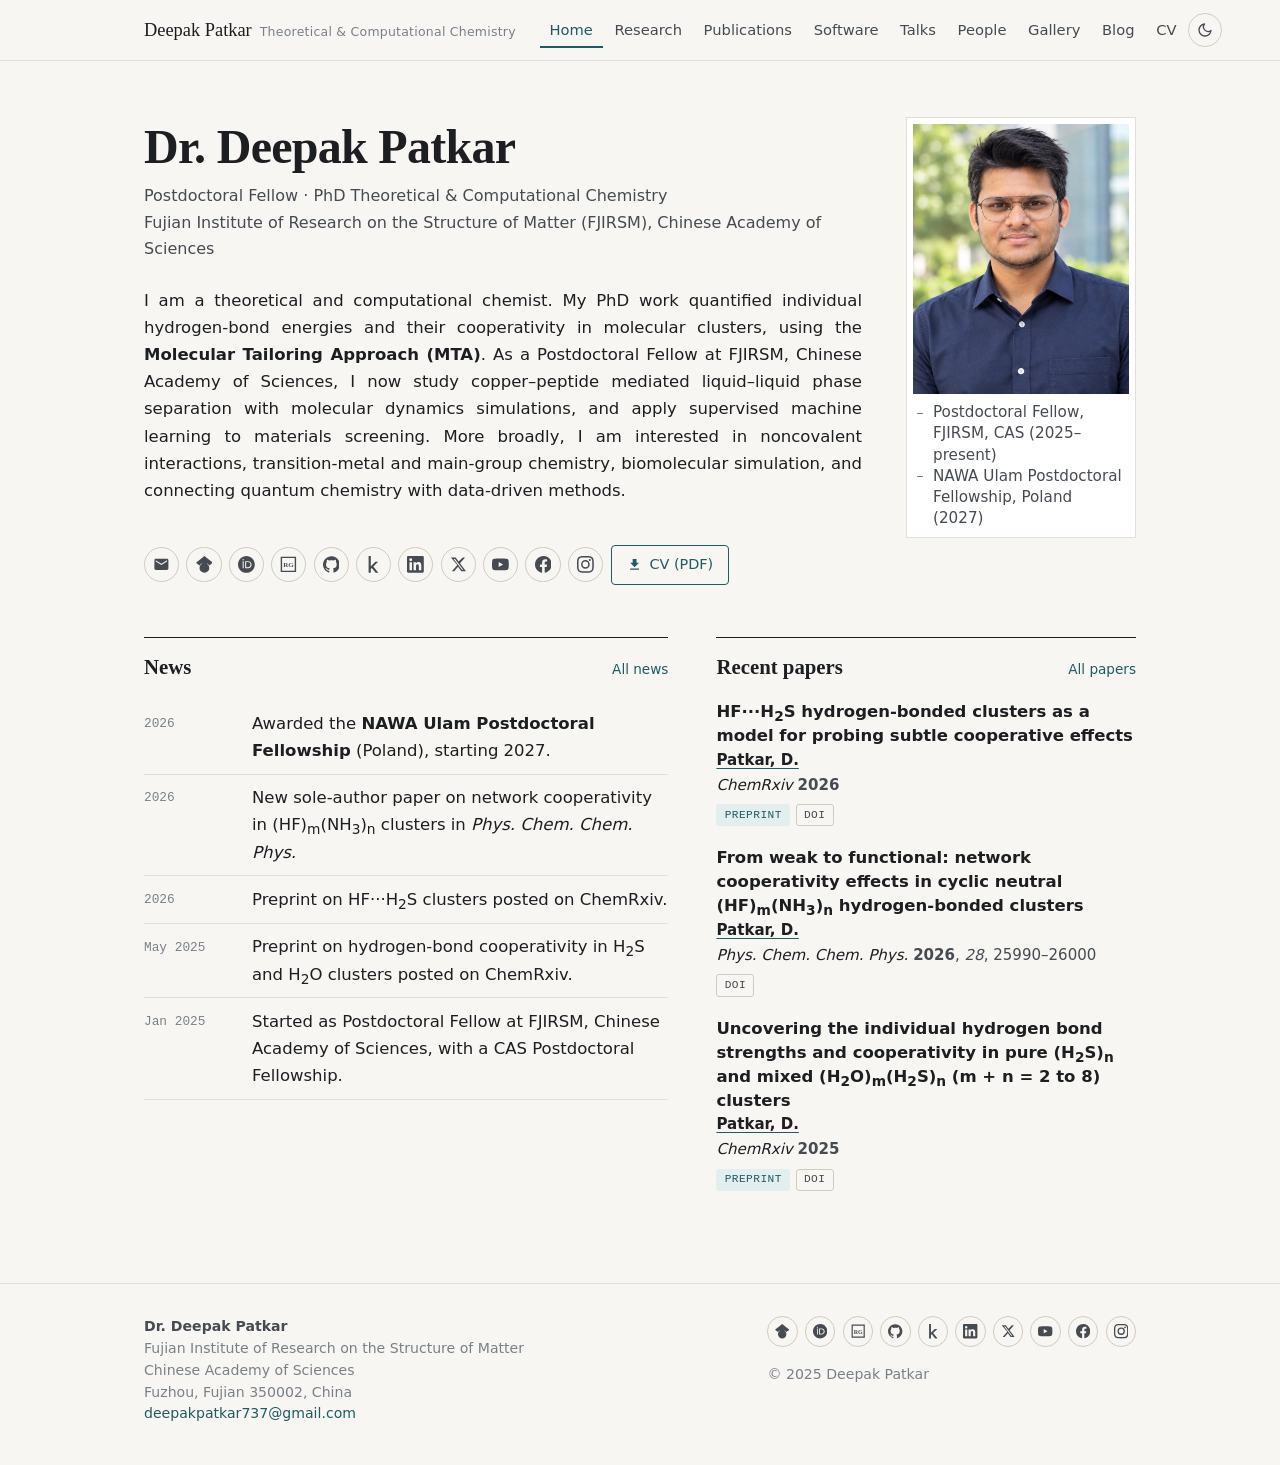
<file: index.html>
<!doctype html>
<html lang="en">
<head>
<meta charset="utf-8">
<meta name="viewport" content="width=device-width, initial-scale=1">
<title>Deepak Patkar &middot; Theoretical &amp; Computational Chemistry</title>
<meta name="description" content="Deepak Patkar, theoretical and computational chemist: hydrogen-bond cooperativity, copper-peptide phase separation, molecular dynamics and machine learning.">
<link rel="icon" href="assets/img/favicon.svg" type="image/svg+xml">
<link rel="stylesheet" href="assets/css/style.css">
<script>try{document.documentElement.dataset.theme=localStorage.getItem("theme")||(matchMedia("(prefers-color-scheme: dark)").matches?"dark":"light")}catch(e){}</script>
</head>
<body data-page="home">
<a class="skip" href="#main">Skip to content</a>
<header class="site-header"></header>
<main id="main" class="wrap"><noscript>This site needs JavaScript. The <a href="DP_CV.pdf">CV (PDF)</a> has the same information.</noscript></main>
<footer class="site-footer"></footer>
<script src="data/config.js"></script>
<script src="data/profile.js"></script>
<script src="data/publications.js"></script>
<script src="data/news.js"></script>
<script src="data/talks.js"></script>
<script src="data/people.js"></script>
<script src="data/software.js"></script>
<script src="data/cv.js"></script>
<script src="data/later.js"></script>
<script src="data/gallery.js"></script>
<script src="data/blog.js"></script>
<script src="assets/js/site.js"></script>
</body>
</html>
</file>
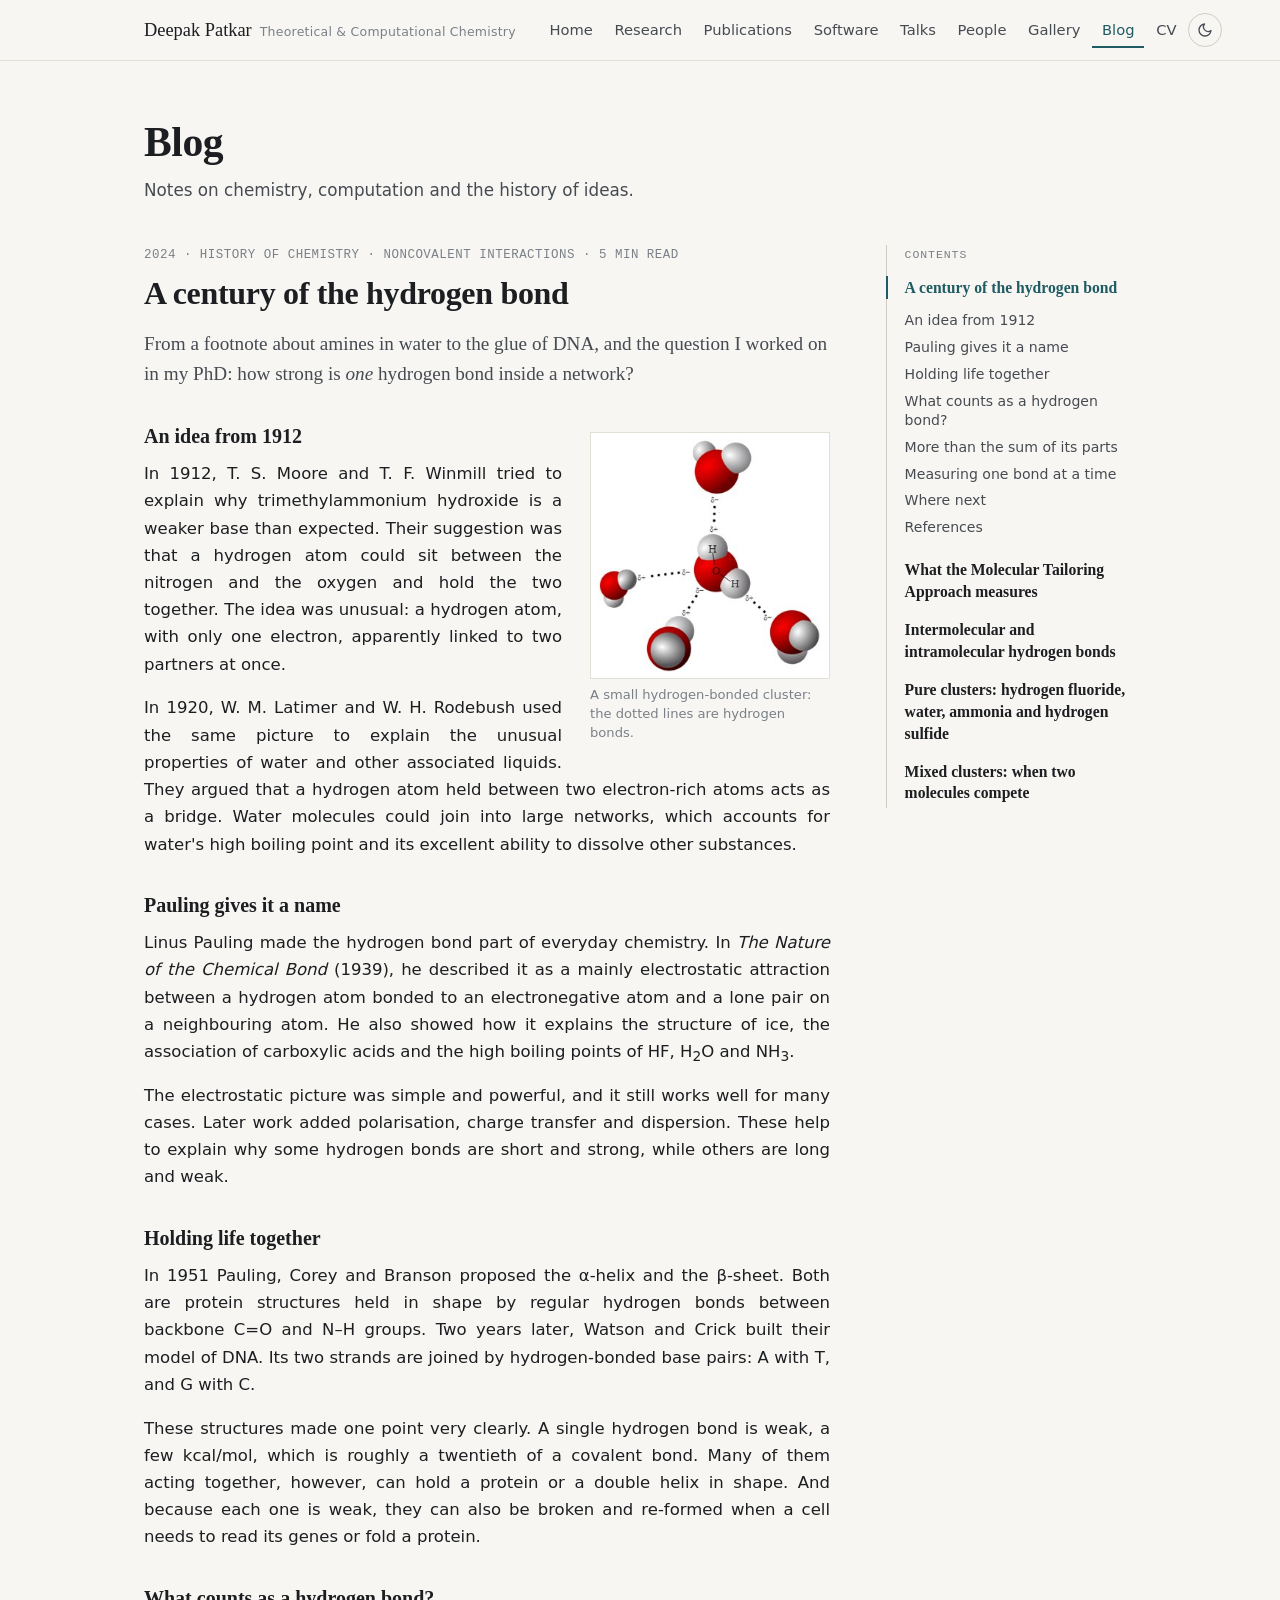
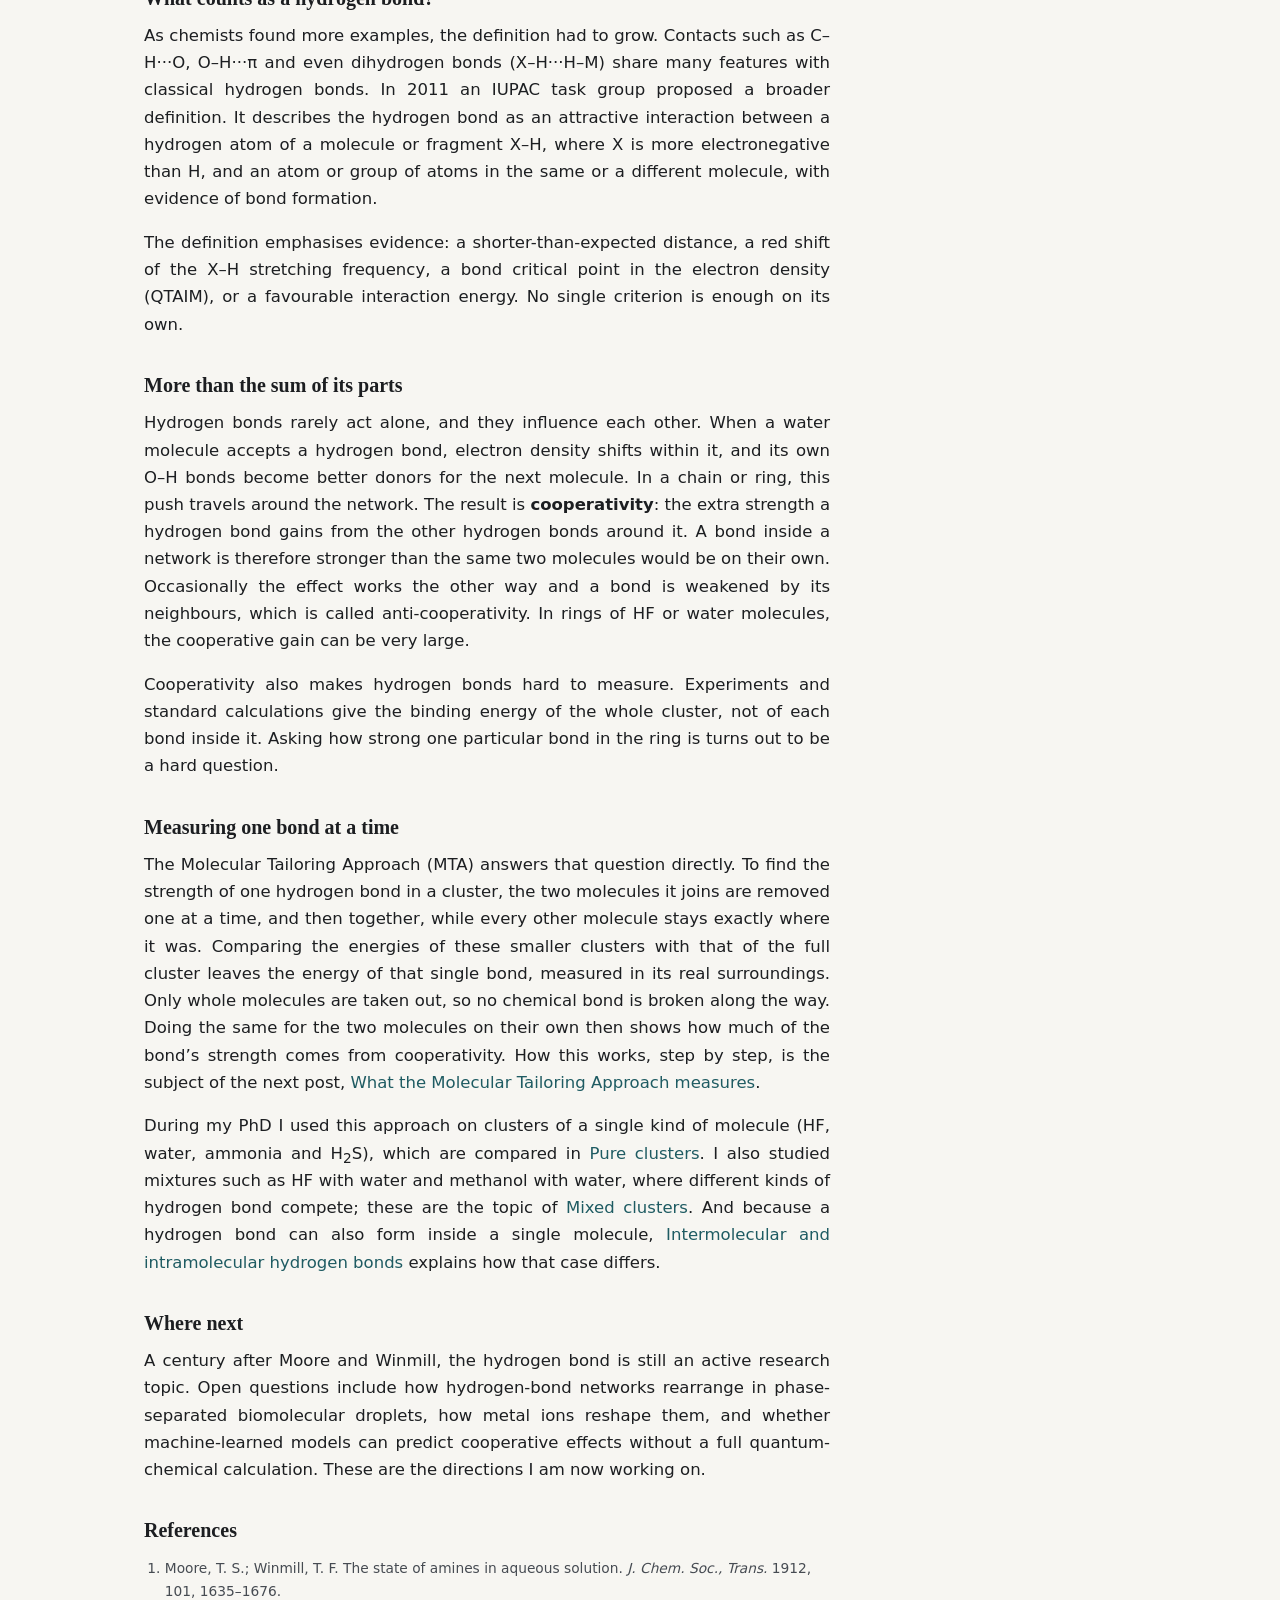
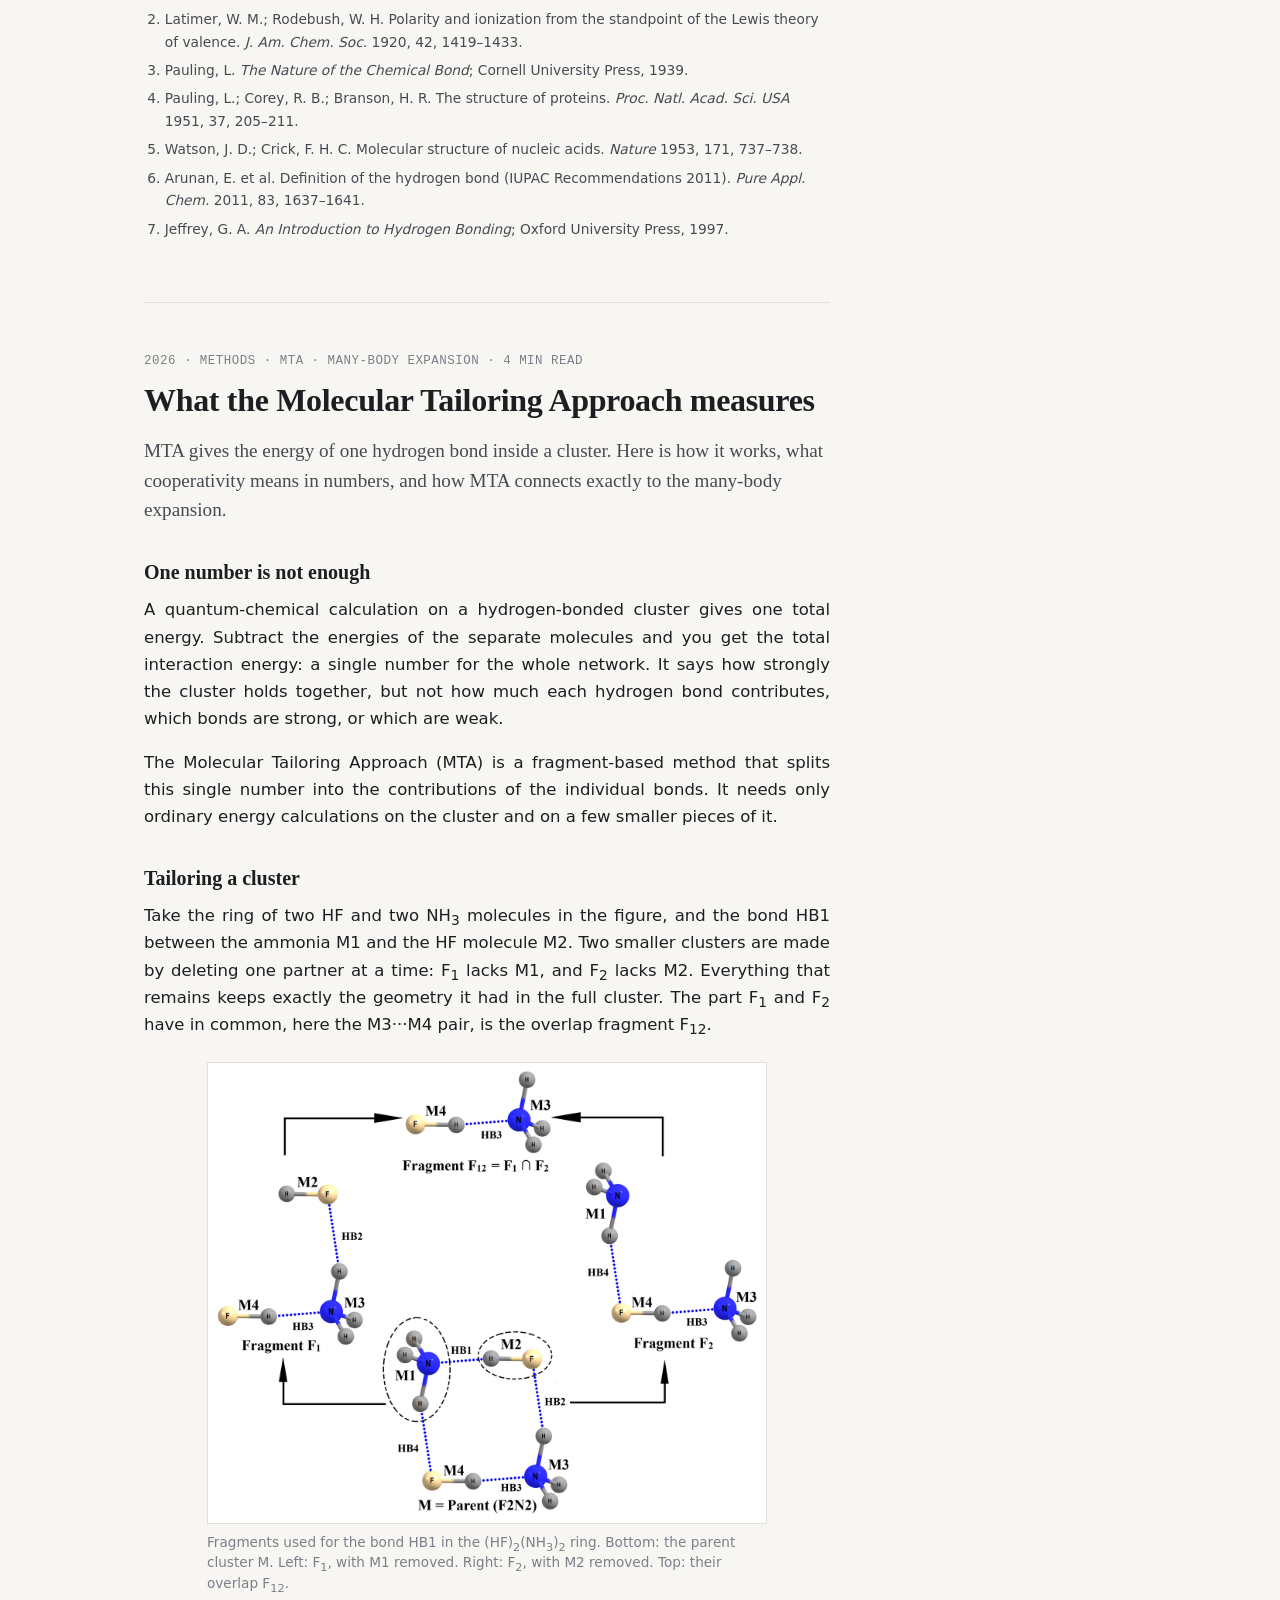
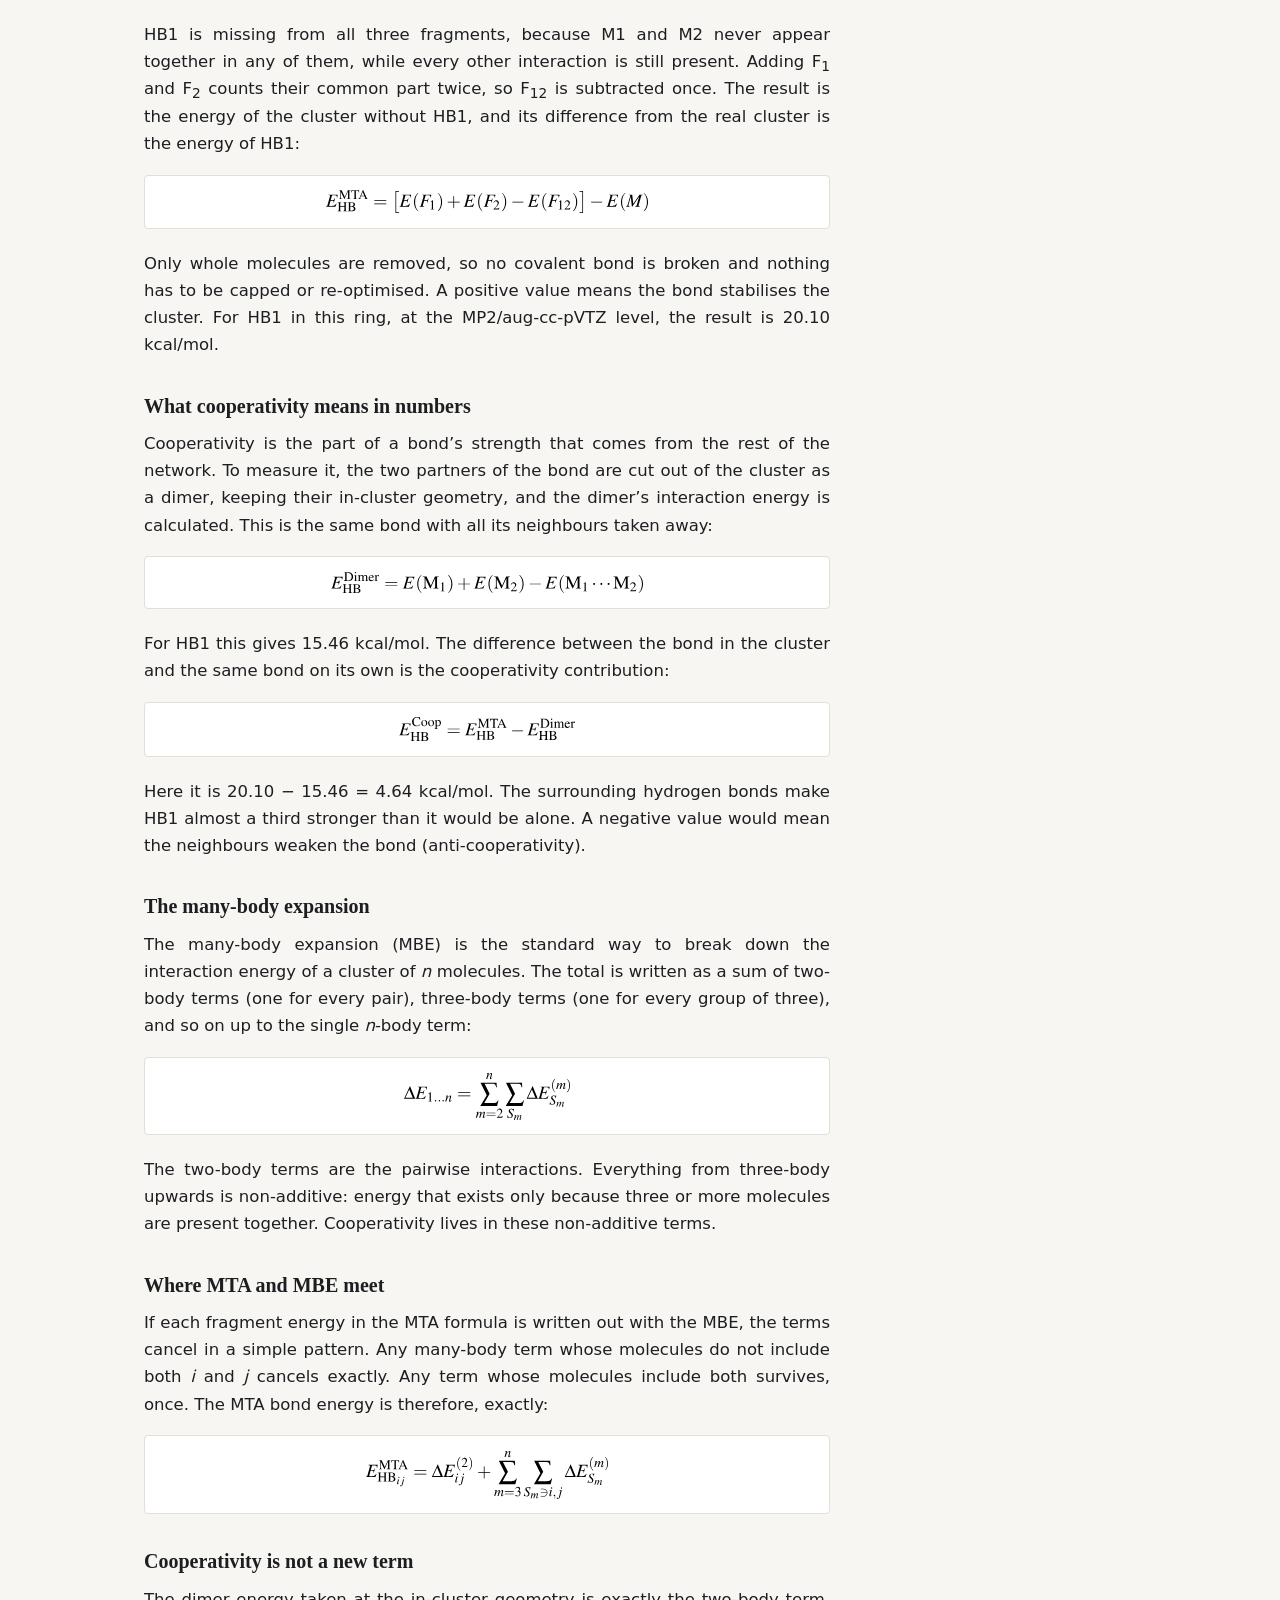
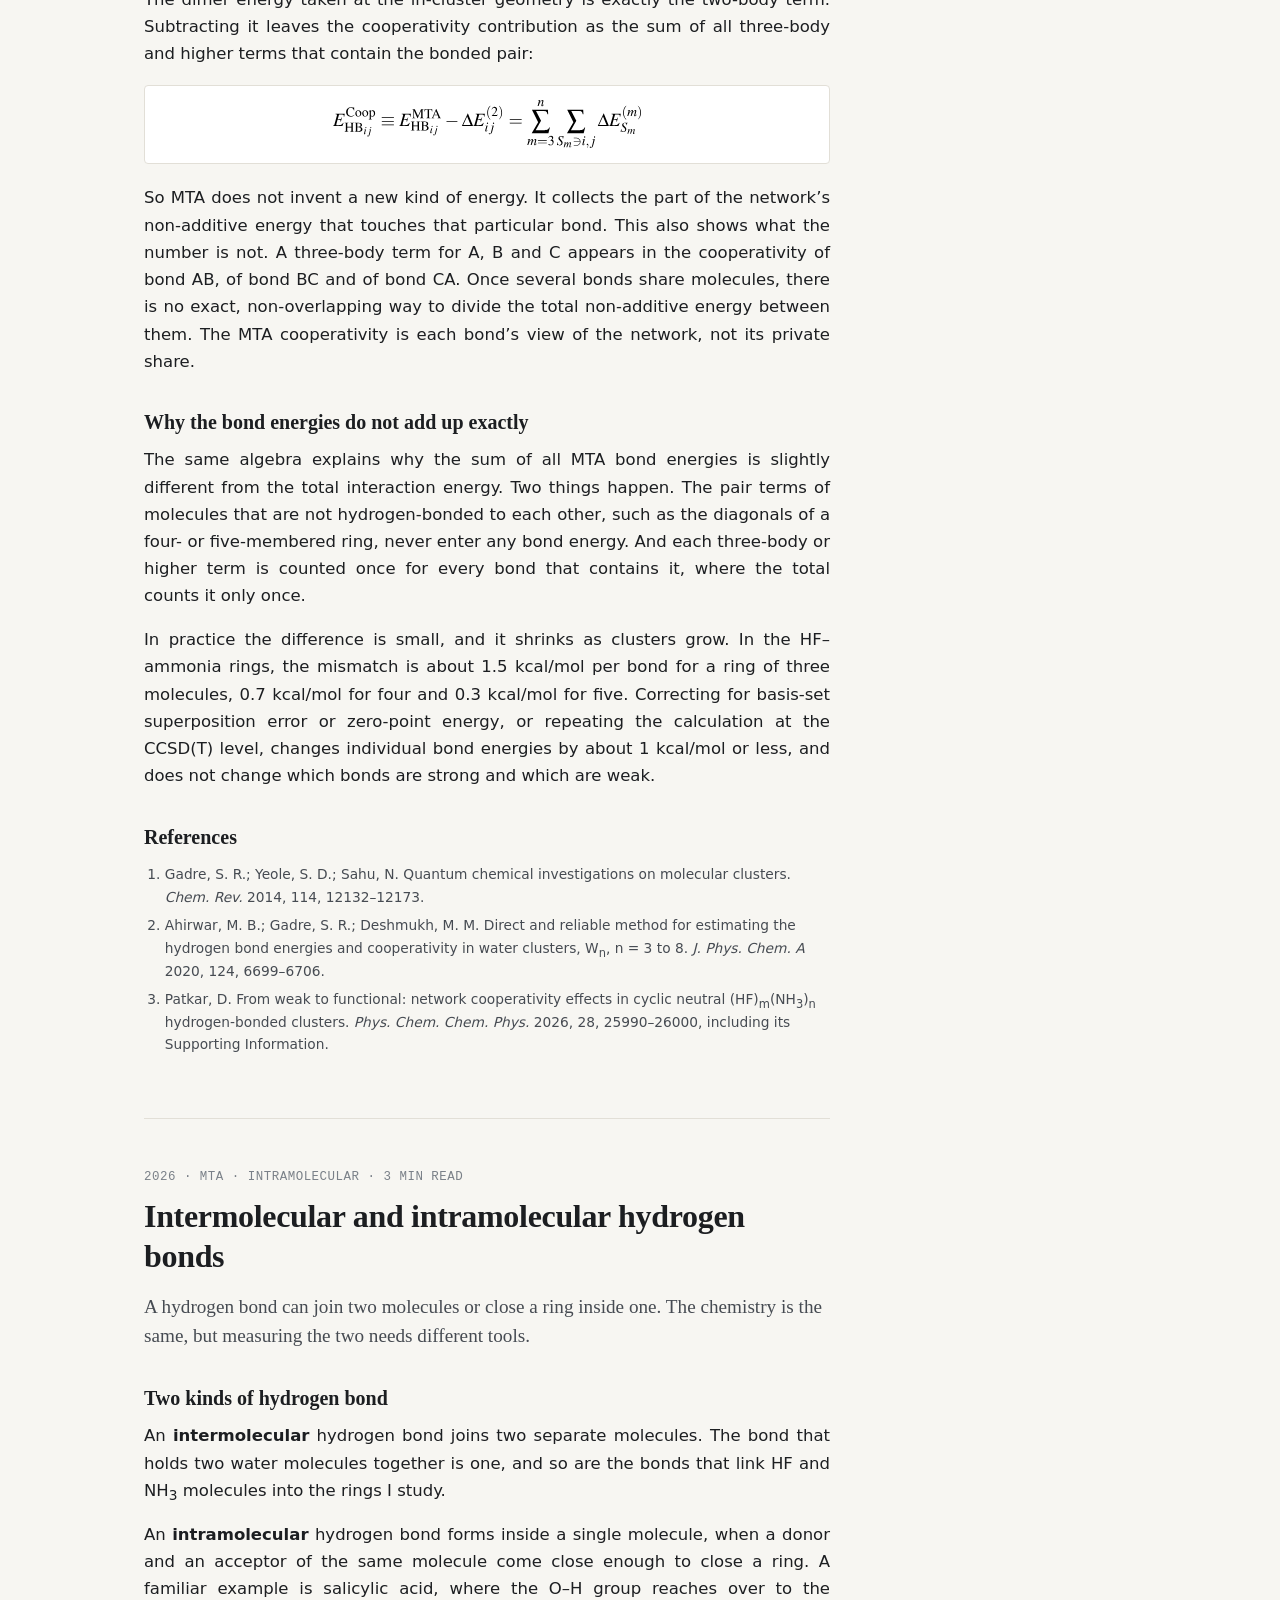
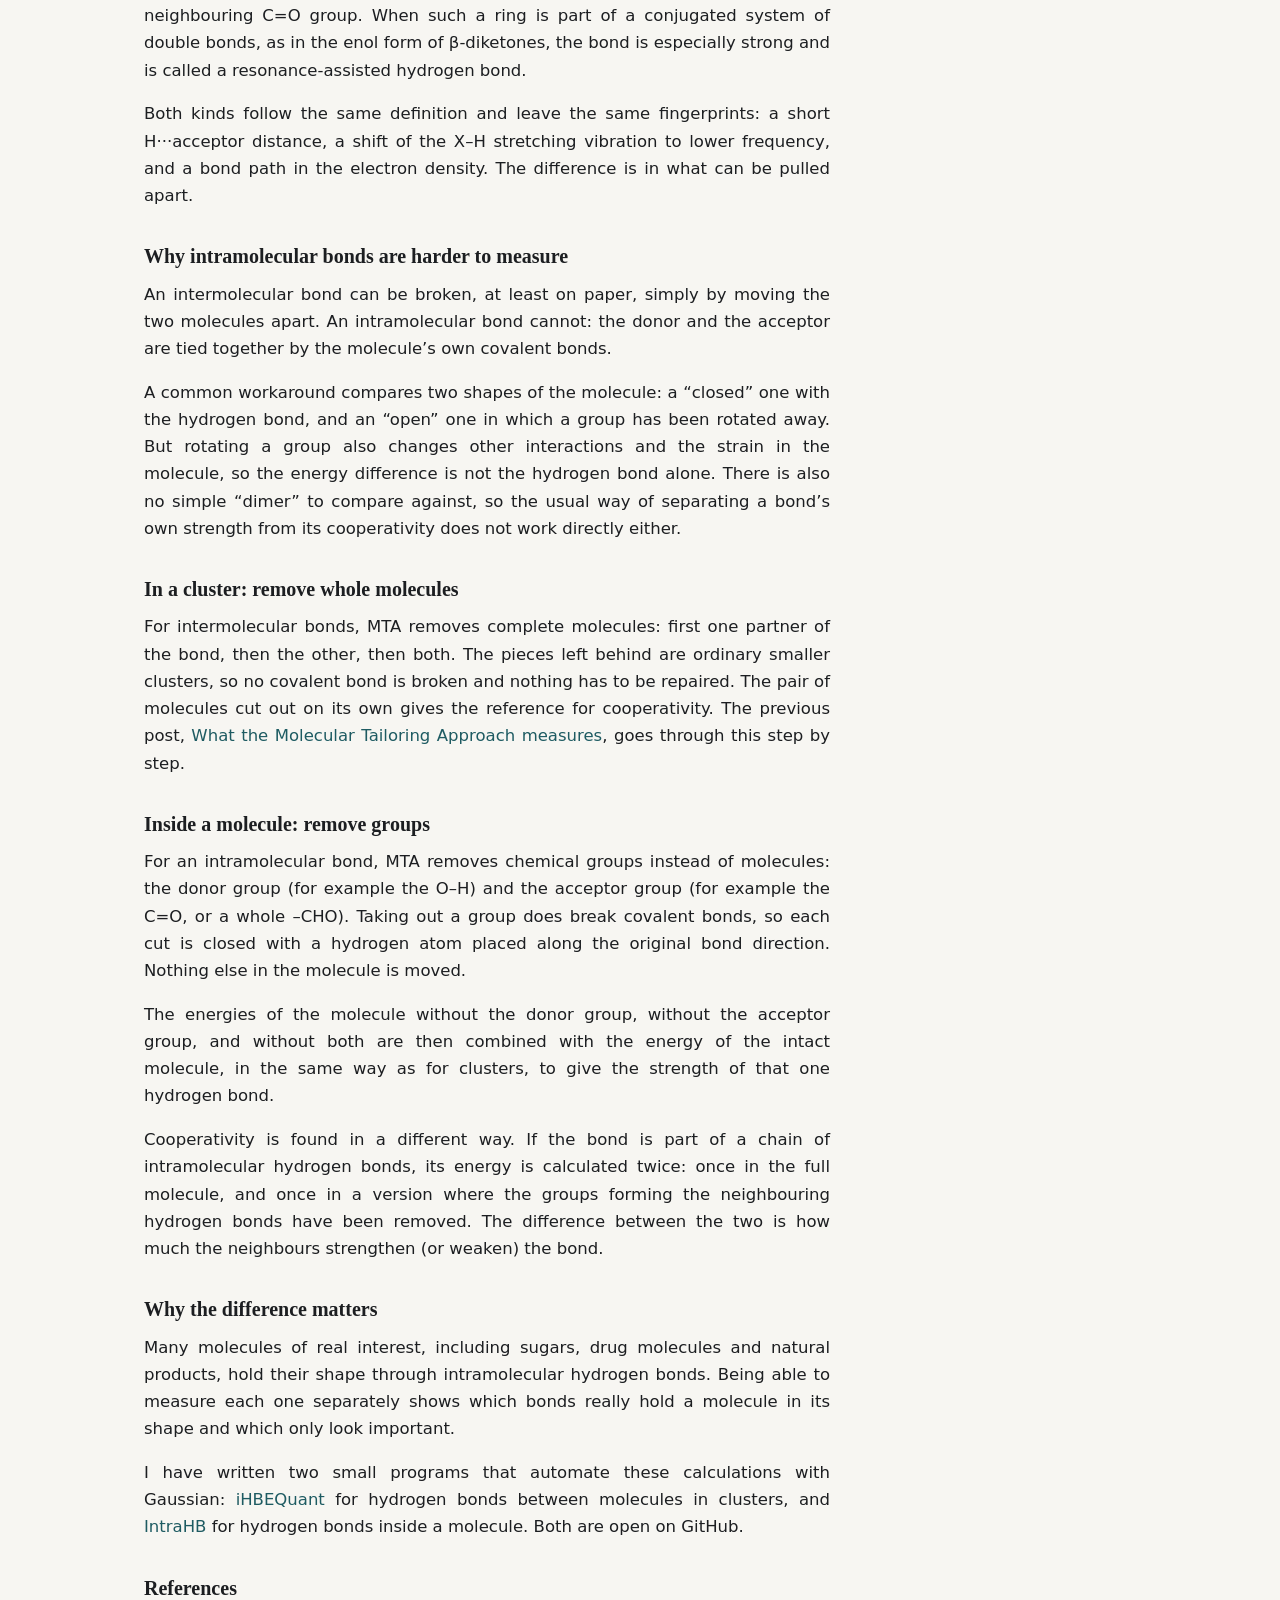
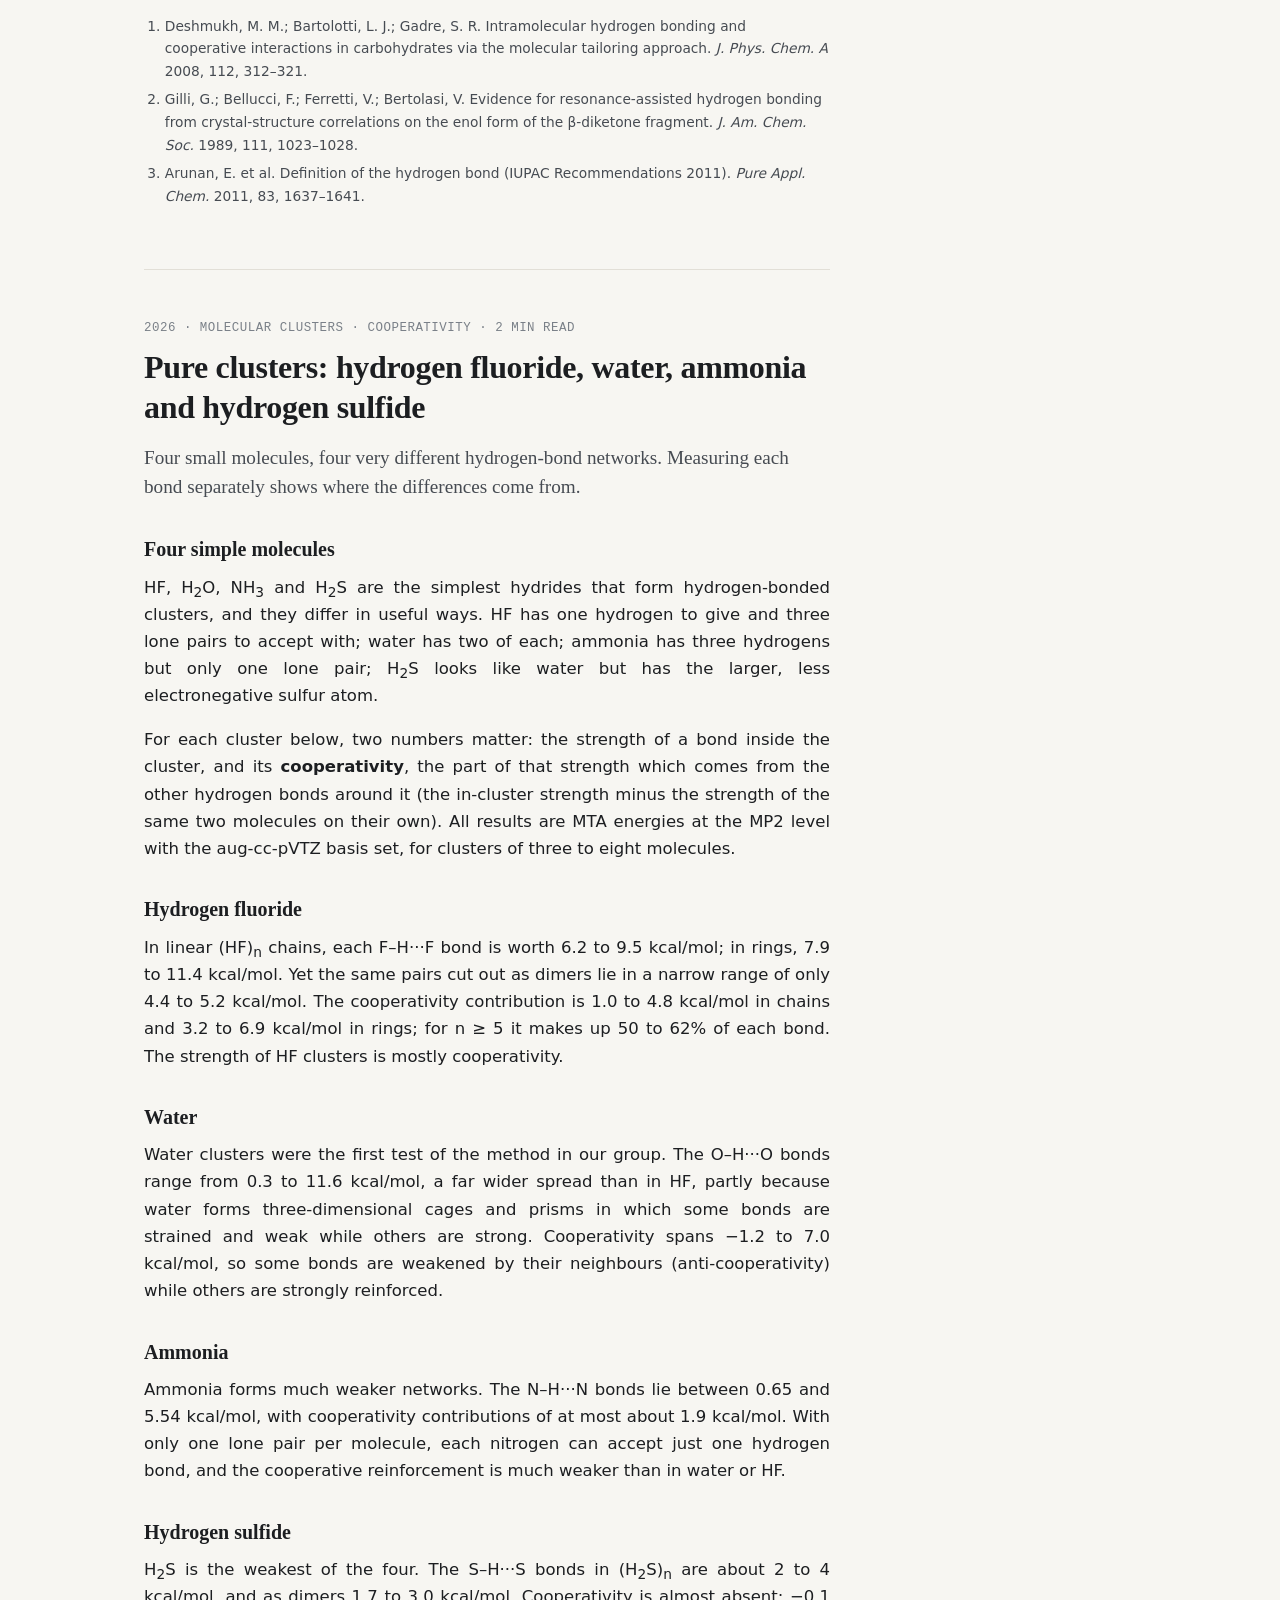
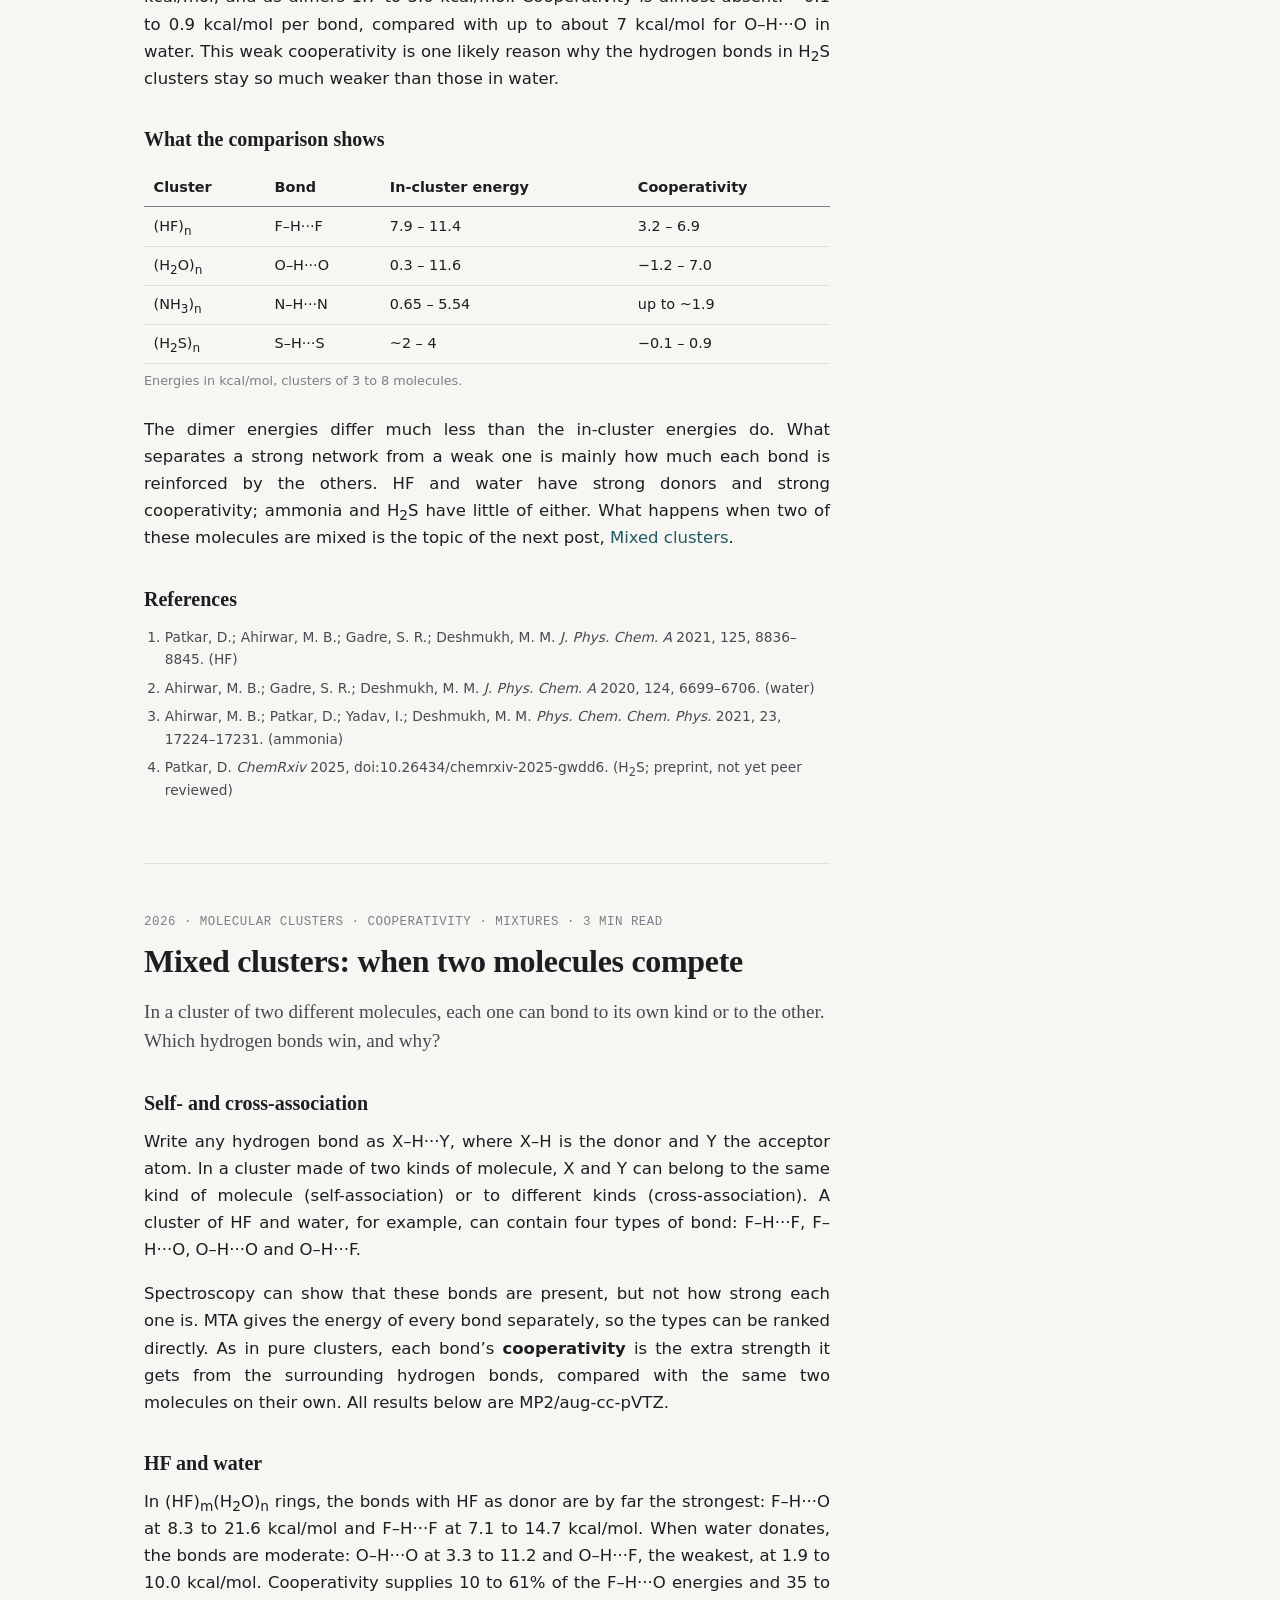
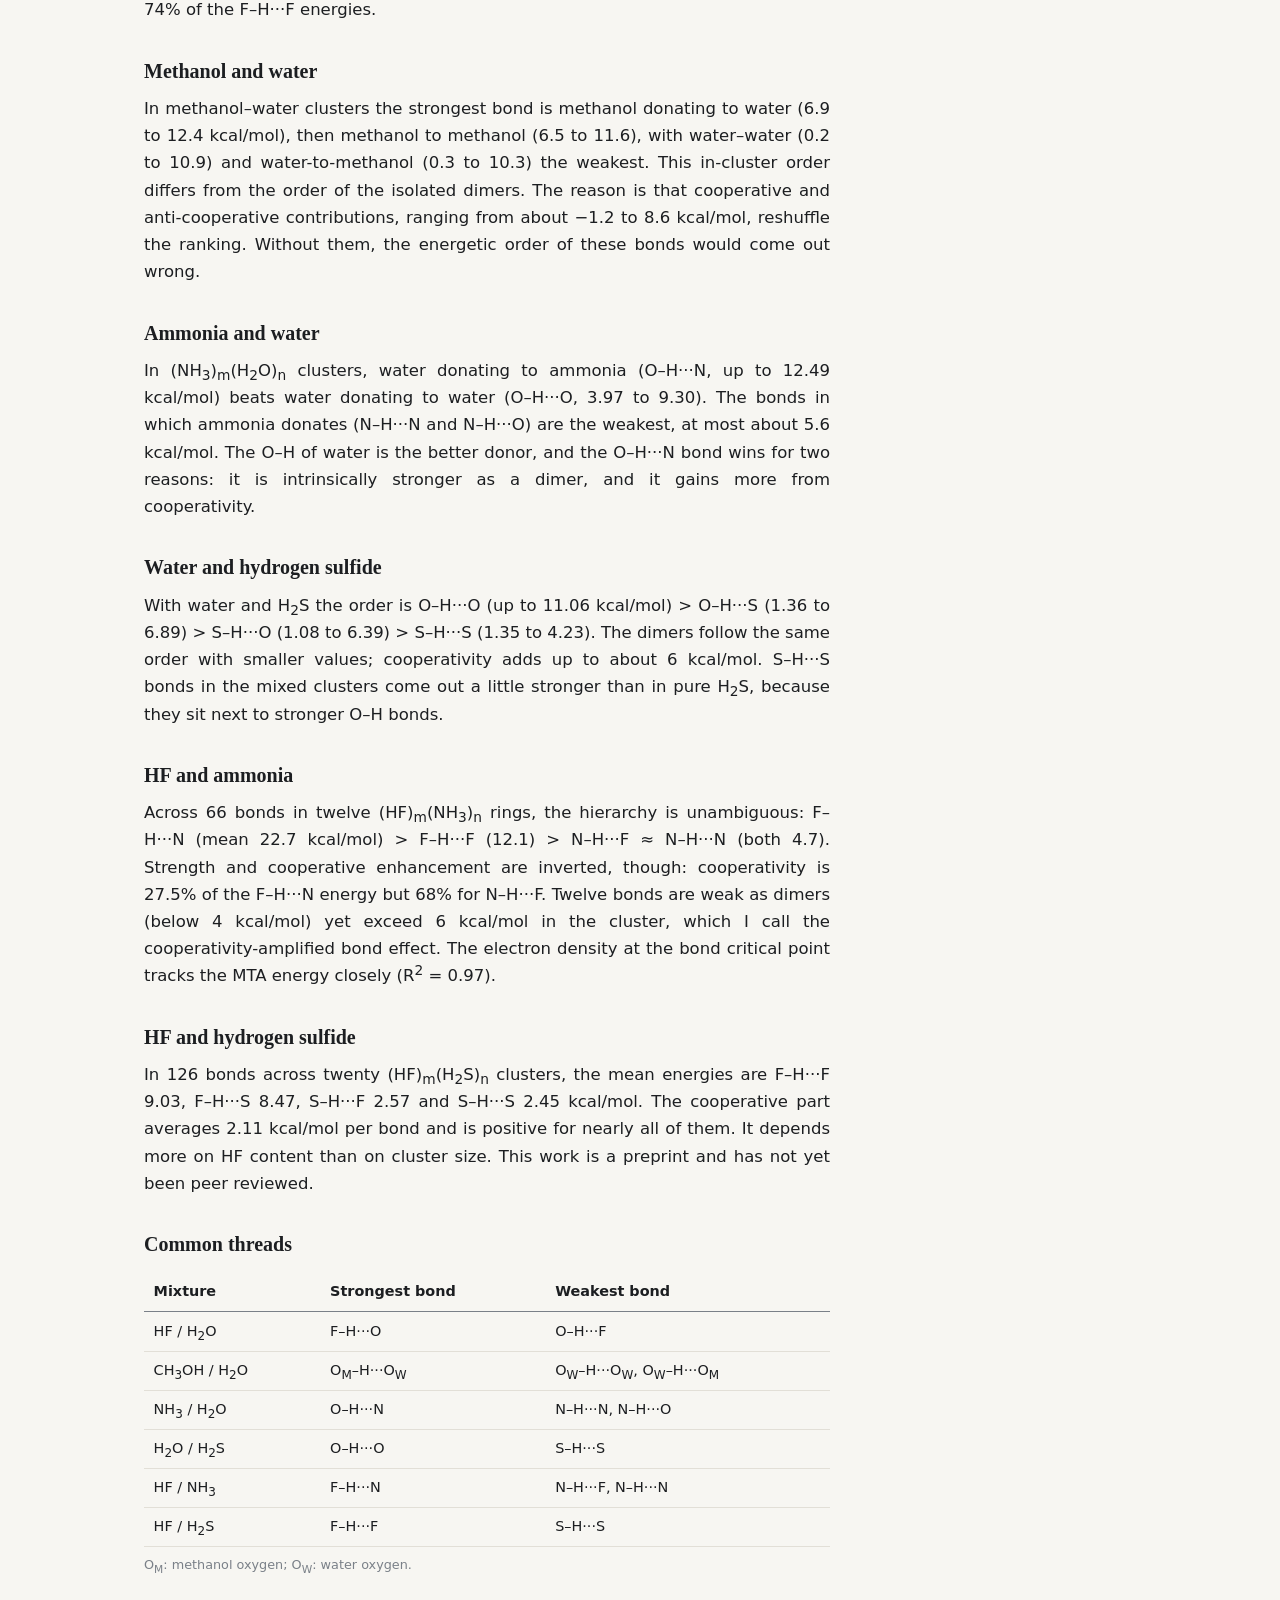
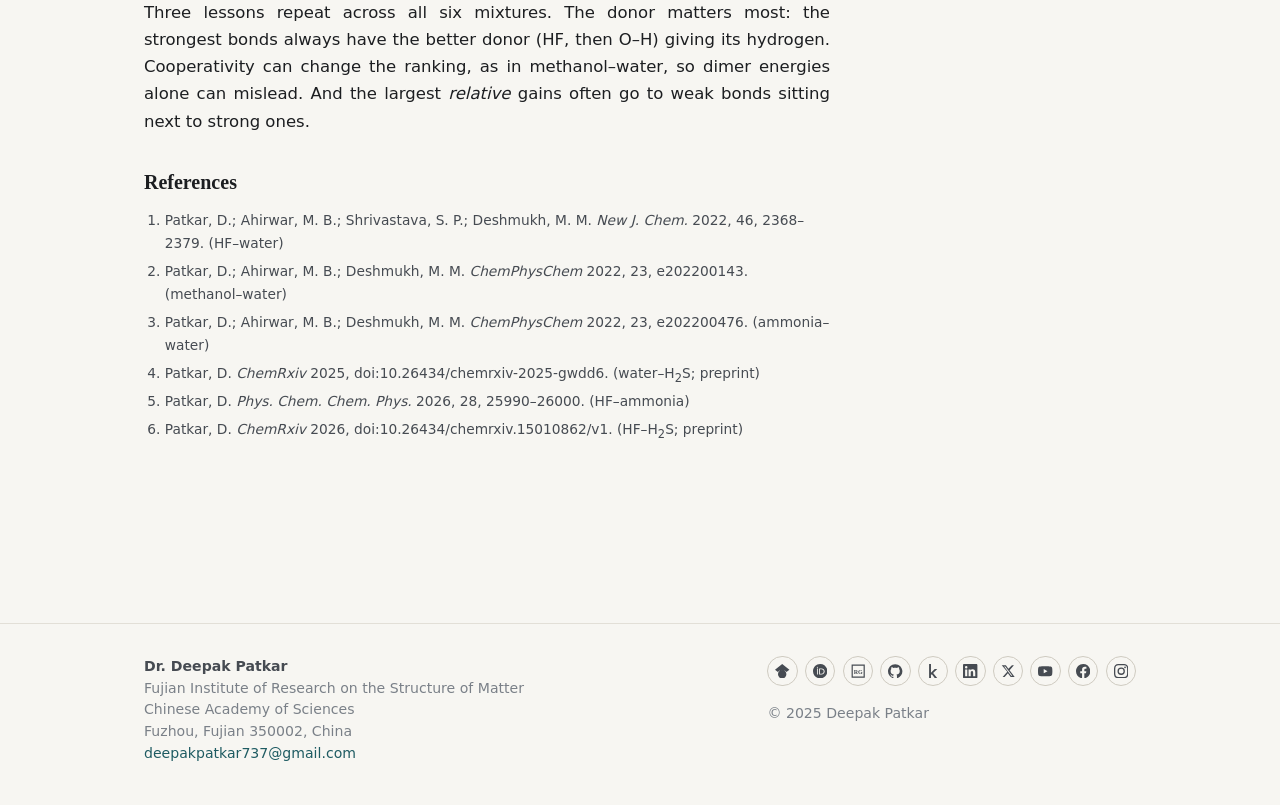
<file: blog.html>
<!doctype html>
<html lang="en">
<head>
<meta charset="utf-8">
<meta name="viewport" content="width=device-width, initial-scale=1">
<title>Blog &middot; Deepak Patkar</title>
<meta name="description" content="Blog.">
<link rel="icon" href="assets/img/favicon.svg" type="image/svg+xml">
<link rel="stylesheet" href="assets/css/style.css">
<script>try{document.documentElement.dataset.theme=localStorage.getItem("theme")||(matchMedia("(prefers-color-scheme: dark)").matches?"dark":"light")}catch(e){}</script>
</head>
<body data-page="blog">
<a class="skip" href="#main">Skip to content</a>
<header class="site-header"></header>
<main id="main" class="wrap"><noscript>This site needs JavaScript. The <a href="DP_CV.pdf">CV (PDF)</a> has the same information.</noscript></main>
<footer class="site-footer"></footer>
<script src="data/config.js"></script>
<script src="data/profile.js"></script>
<script src="data/publications.js"></script>
<script src="data/news.js"></script>
<script src="data/talks.js"></script>
<script src="data/people.js"></script>
<script src="data/software.js"></script>
<script src="data/cv.js"></script>
<script src="data/later.js"></script>
<script src="data/gallery.js"></script>
<script src="data/blog.js"></script>
<script src="assets/js/site.js"></script>
</body>
</html>
</file>
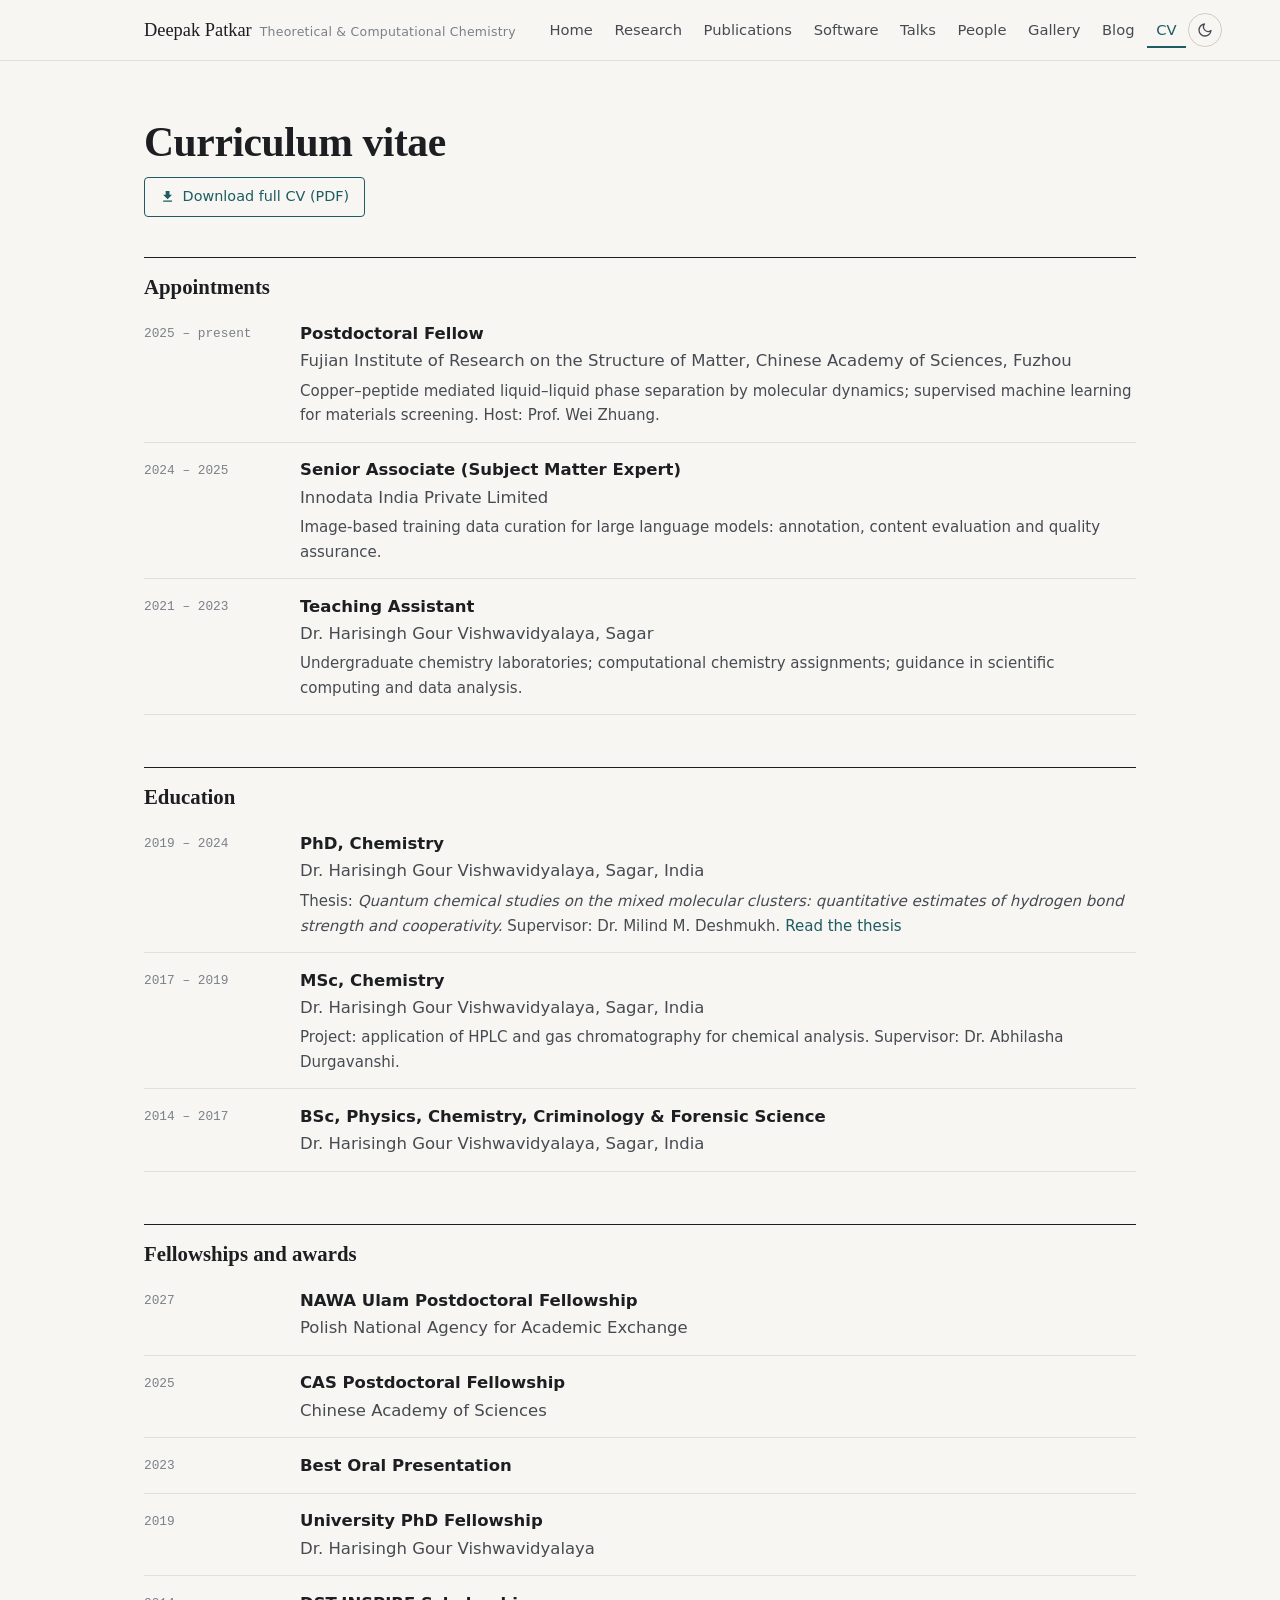
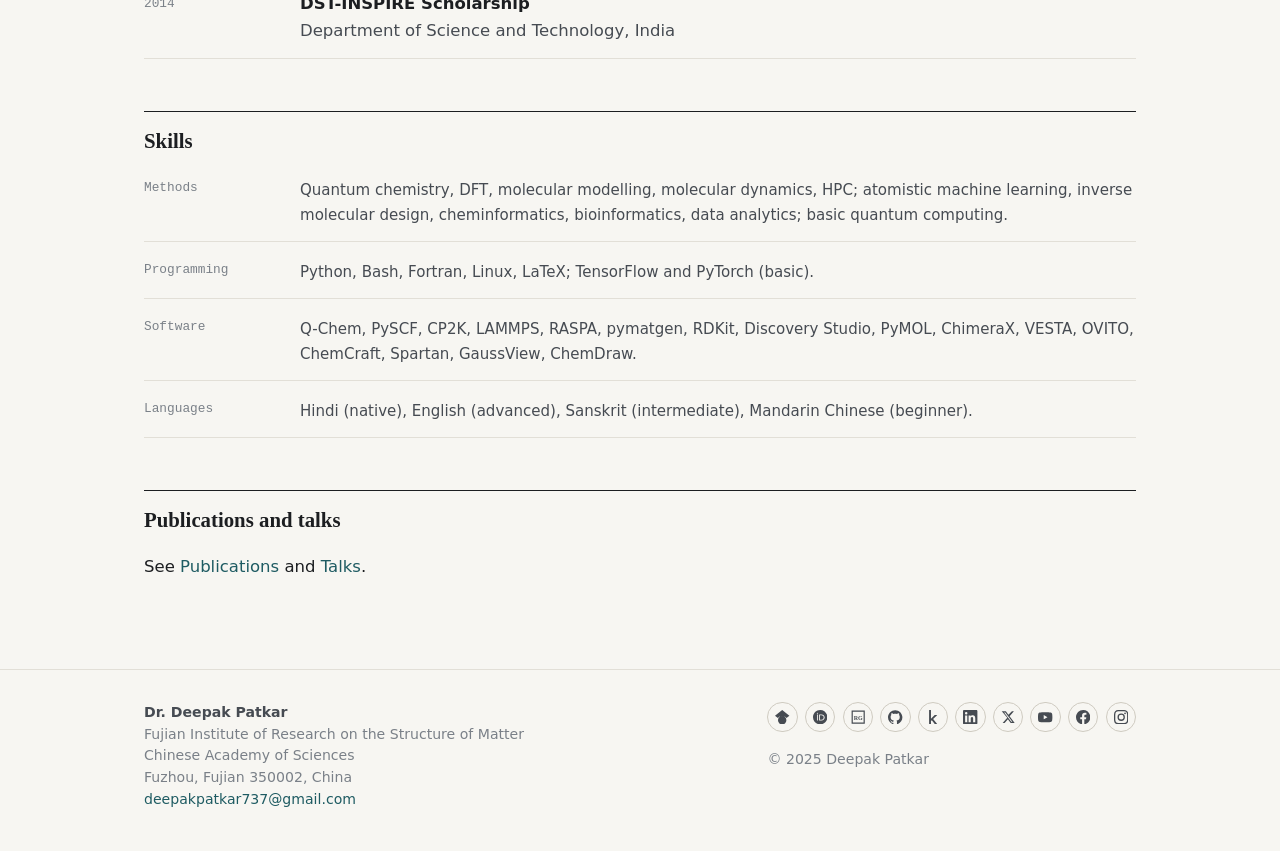
<file: cv.html>
<!doctype html>
<html lang="en">
<head>
<meta charset="utf-8">
<meta name="viewport" content="width=device-width, initial-scale=1">
<title>CV &middot; Deepak Patkar</title>
<meta name="description" content="Curriculum vitae of Deepak Patkar.">
<link rel="icon" href="assets/img/favicon.svg" type="image/svg+xml">
<link rel="stylesheet" href="assets/css/style.css">
<script>try{document.documentElement.dataset.theme=localStorage.getItem("theme")||(matchMedia("(prefers-color-scheme: dark)").matches?"dark":"light")}catch(e){}</script>
</head>
<body data-page="cv">
<a class="skip" href="#main">Skip to content</a>
<header class="site-header"></header>
<main id="main" class="wrap"><noscript>This site needs JavaScript. The <a href="DP_CV.pdf">CV (PDF)</a> has the same information.</noscript></main>
<footer class="site-footer"></footer>
<script src="data/config.js"></script>
<script src="data/profile.js"></script>
<script src="data/publications.js"></script>
<script src="data/news.js"></script>
<script src="data/talks.js"></script>
<script src="data/people.js"></script>
<script src="data/software.js"></script>
<script src="data/cv.js"></script>
<script src="data/later.js"></script>
<script src="data/gallery.js"></script>
<script src="data/blog.js"></script>
<script src="assets/js/site.js"></script>
</body>
</html>
</file>
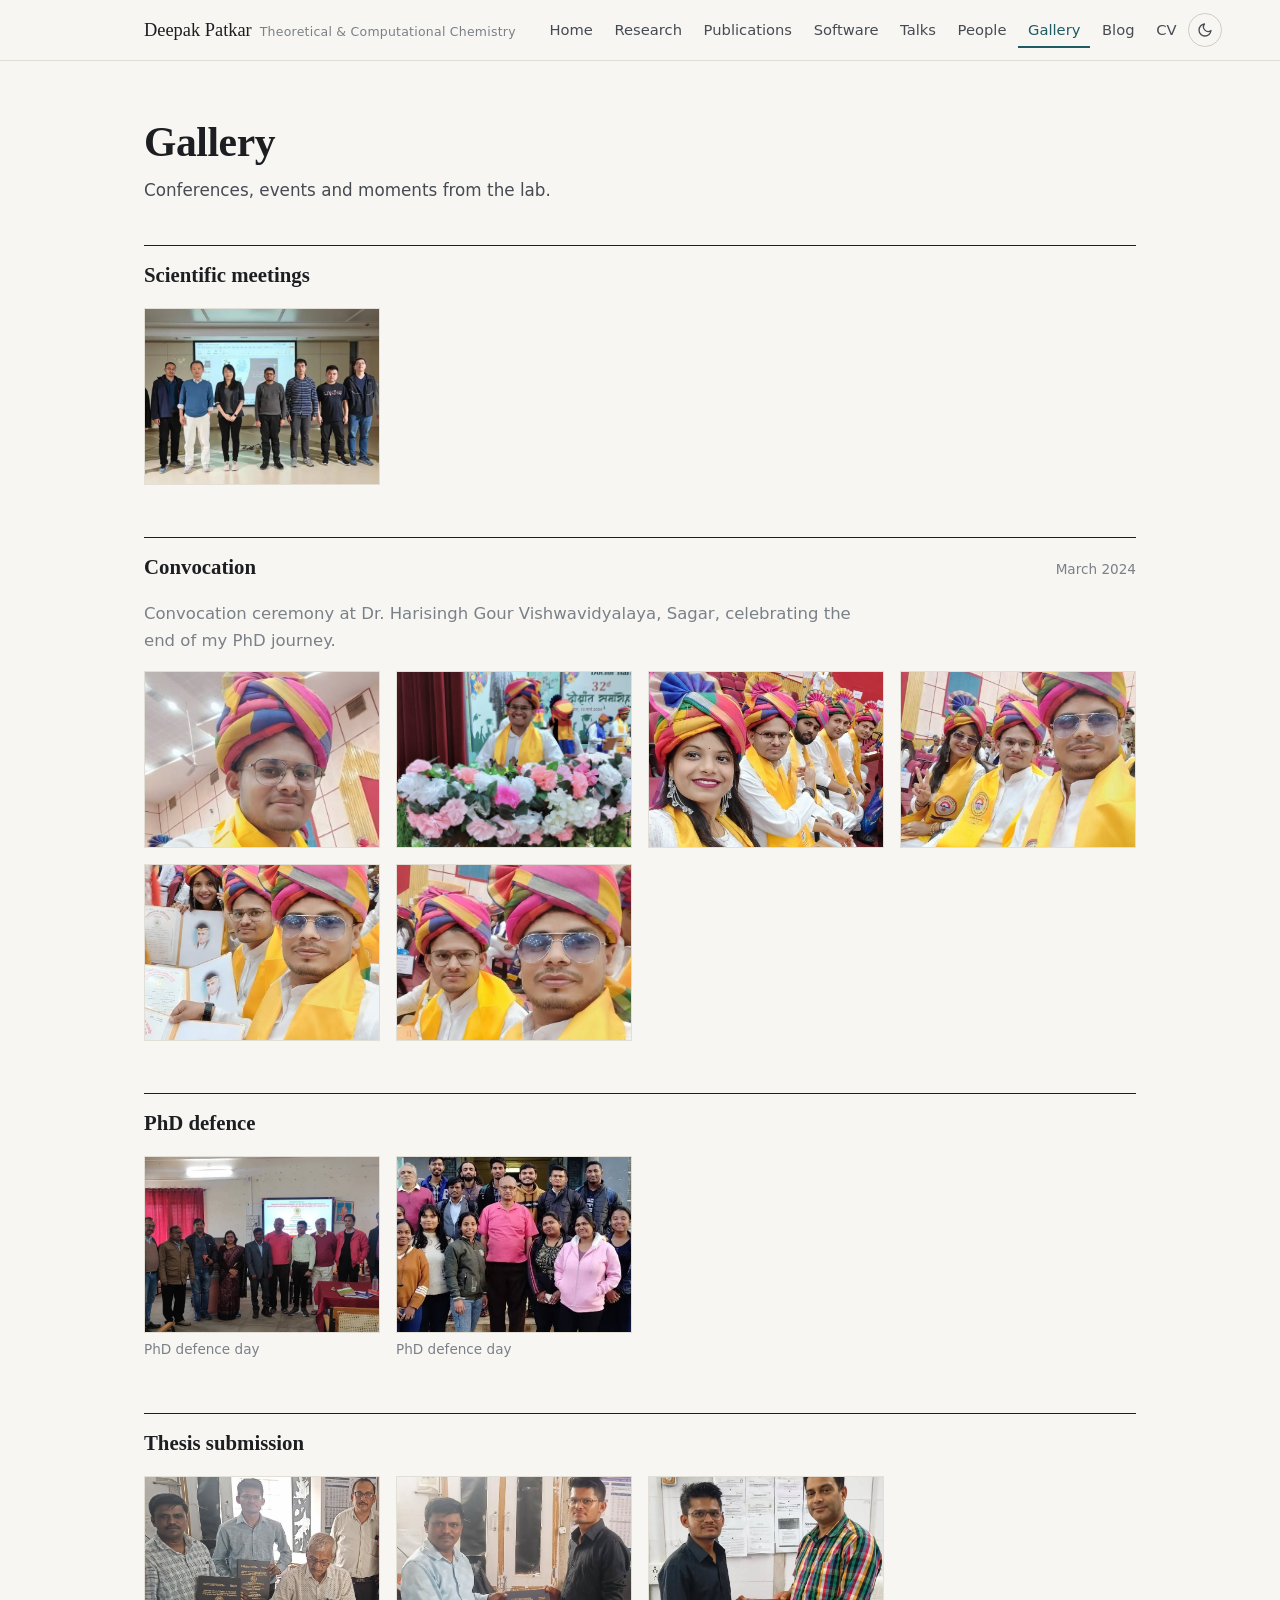
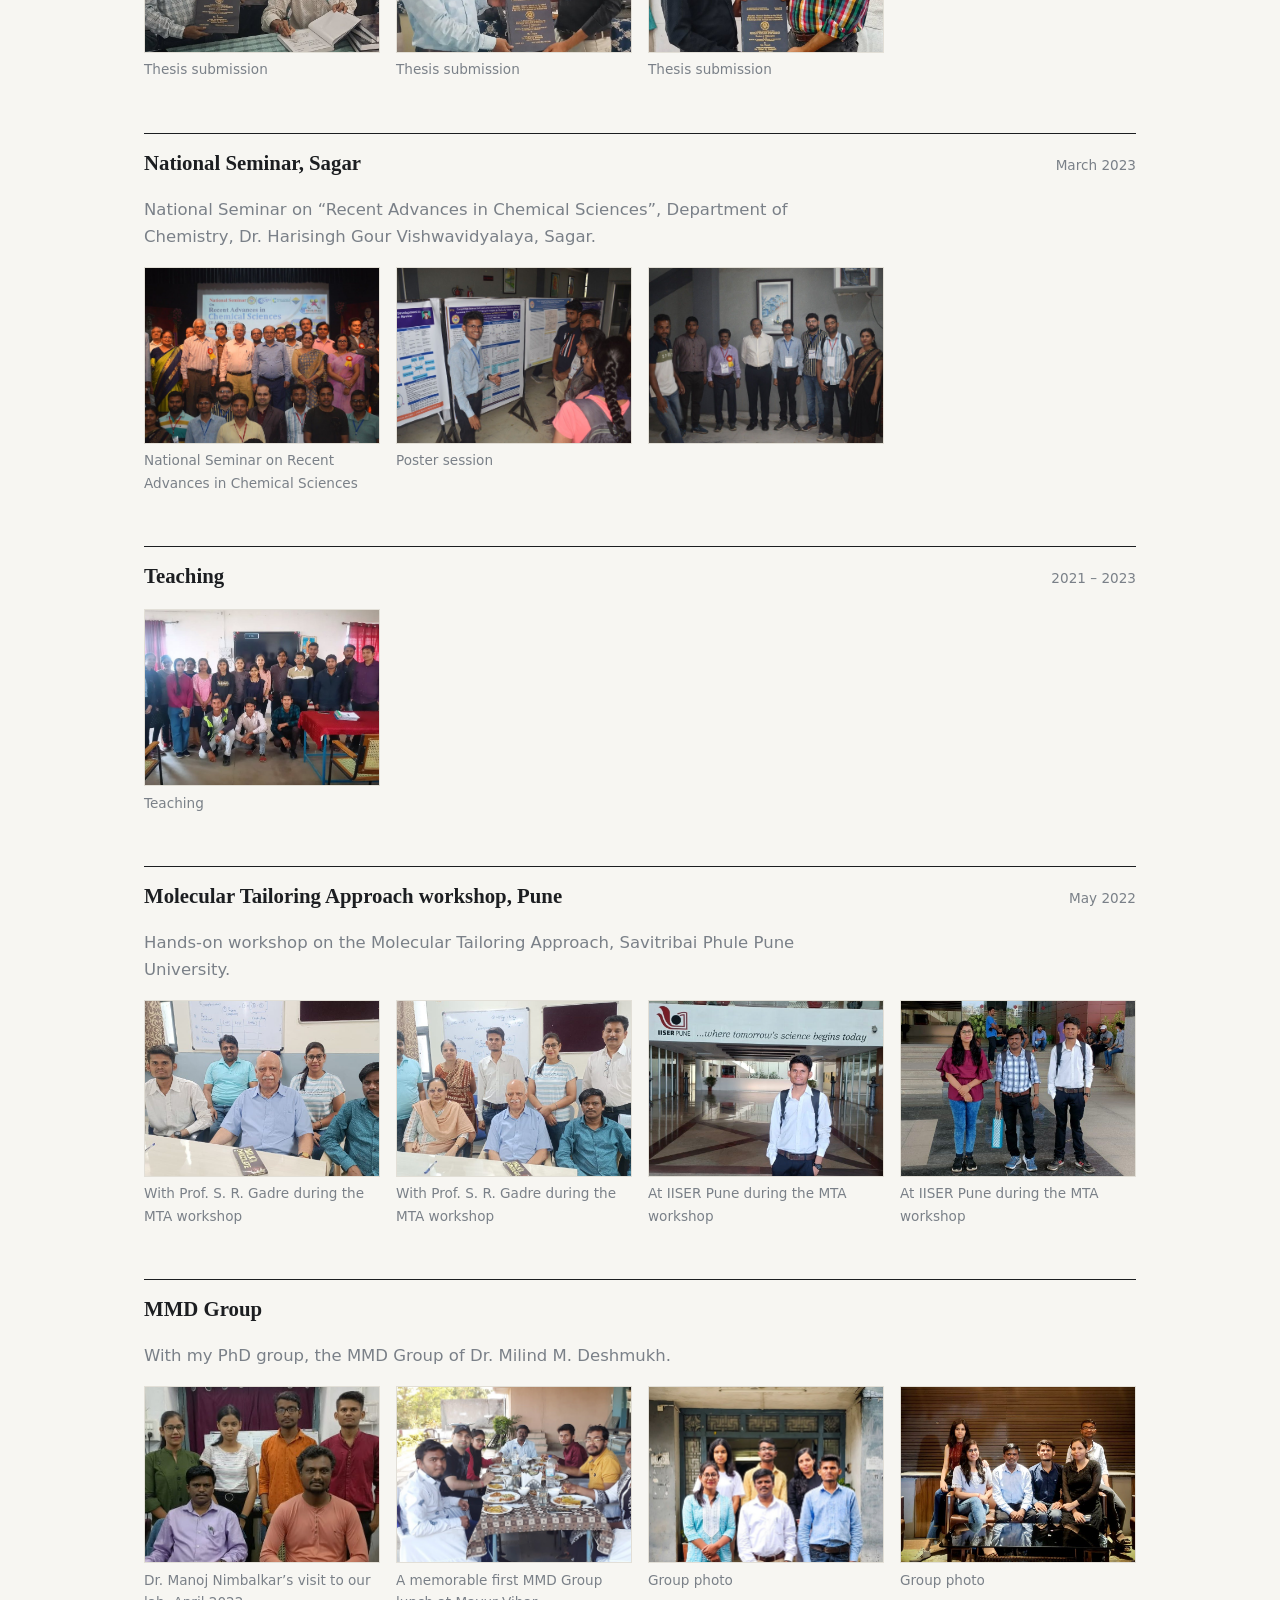
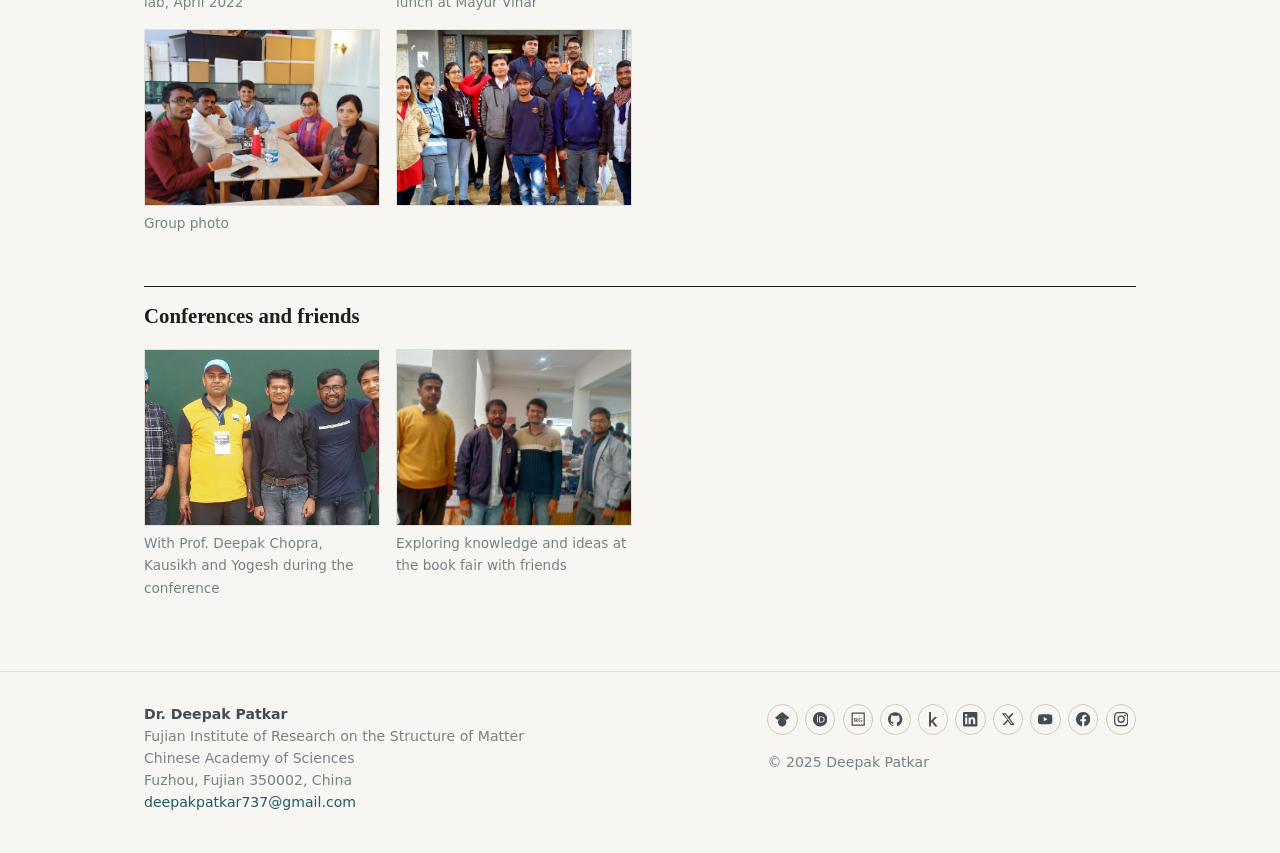
<file: gallery.html>
<!doctype html>
<html lang="en">
<head>
<meta charset="utf-8">
<meta name="viewport" content="width=device-width, initial-scale=1">
<title>Gallery &middot; Deepak Patkar</title>
<meta name="description" content="Photo gallery.">
<link rel="icon" href="assets/img/favicon.svg" type="image/svg+xml">
<link rel="stylesheet" href="assets/css/style.css">
<script>try{document.documentElement.dataset.theme=localStorage.getItem("theme")||(matchMedia("(prefers-color-scheme: dark)").matches?"dark":"light")}catch(e){}</script>
</head>
<body data-page="gallery">
<a class="skip" href="#main">Skip to content</a>
<header class="site-header"></header>
<main id="main" class="wrap"><noscript>This site needs JavaScript. The <a href="DP_CV.pdf">CV (PDF)</a> has the same information.</noscript></main>
<footer class="site-footer"></footer>
<script src="data/config.js"></script>
<script src="data/profile.js"></script>
<script src="data/publications.js"></script>
<script src="data/news.js"></script>
<script src="data/talks.js"></script>
<script src="data/people.js"></script>
<script src="data/software.js"></script>
<script src="data/cv.js"></script>
<script src="data/later.js"></script>
<script src="data/gallery.js"></script>
<script src="data/blog.js"></script>
<script src="assets/js/site.js"></script>
</body>
</html>
</file>
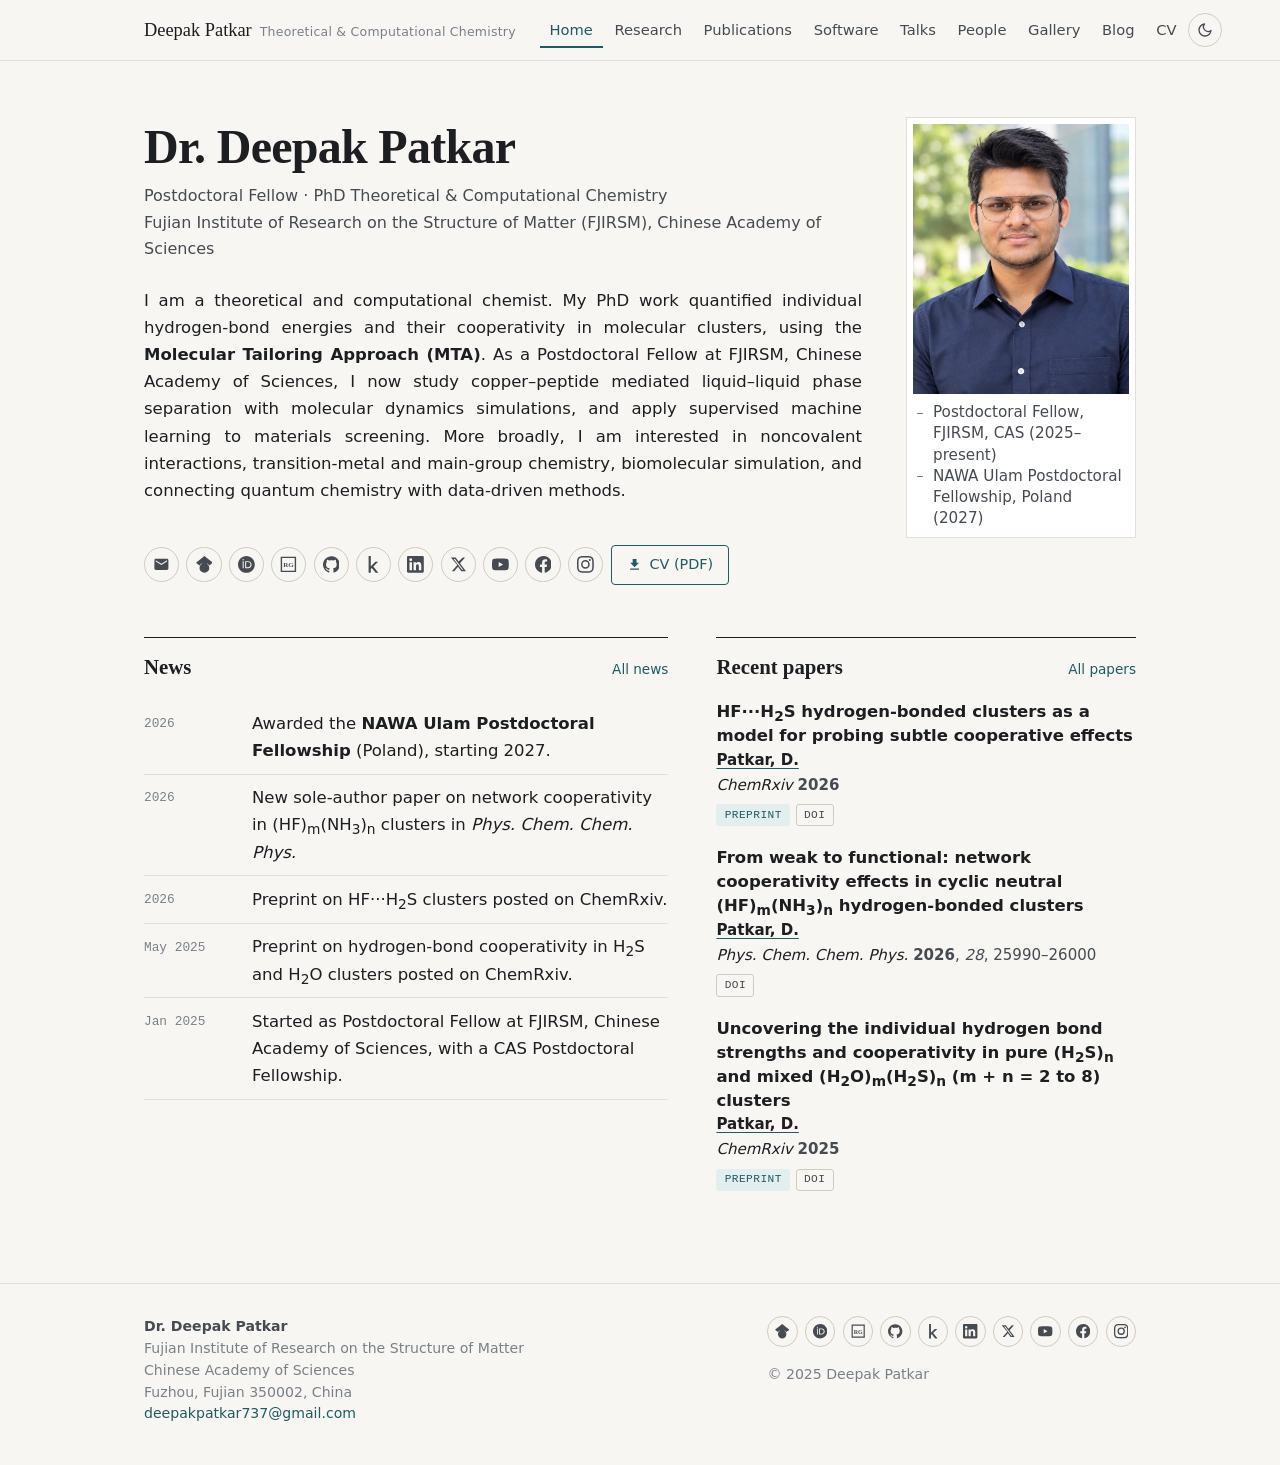
<file: join.html>
<!doctype html>
<html lang="en">
<head>
<meta charset="utf-8">
<meta name="viewport" content="width=device-width, initial-scale=1">
<title>Join us &middot; Deepak Patkar</title>
<meta name="description" content="Open positions.">
<link rel="icon" href="assets/img/favicon.svg" type="image/svg+xml">
<link rel="stylesheet" href="assets/css/style.css">
<script>try{document.documentElement.dataset.theme=localStorage.getItem("theme")||(matchMedia("(prefers-color-scheme: dark)").matches?"dark":"light")}catch(e){}</script>
</head>
<body data-page="join">
<a class="skip" href="#main">Skip to content</a>
<header class="site-header"></header>
<main id="main" class="wrap"><noscript>This site needs JavaScript. The <a href="DP_CV.pdf">CV (PDF)</a> has the same information.</noscript></main>
<footer class="site-footer"></footer>
<script src="data/config.js"></script>
<script src="data/profile.js"></script>
<script src="data/publications.js"></script>
<script src="data/news.js"></script>
<script src="data/talks.js"></script>
<script src="data/people.js"></script>
<script src="data/software.js"></script>
<script src="data/cv.js"></script>
<script src="data/later.js"></script>
<script src="data/gallery.js"></script>
<script src="data/blog.js"></script>
<script src="assets/js/site.js"></script>
</body>
</html>
</file>
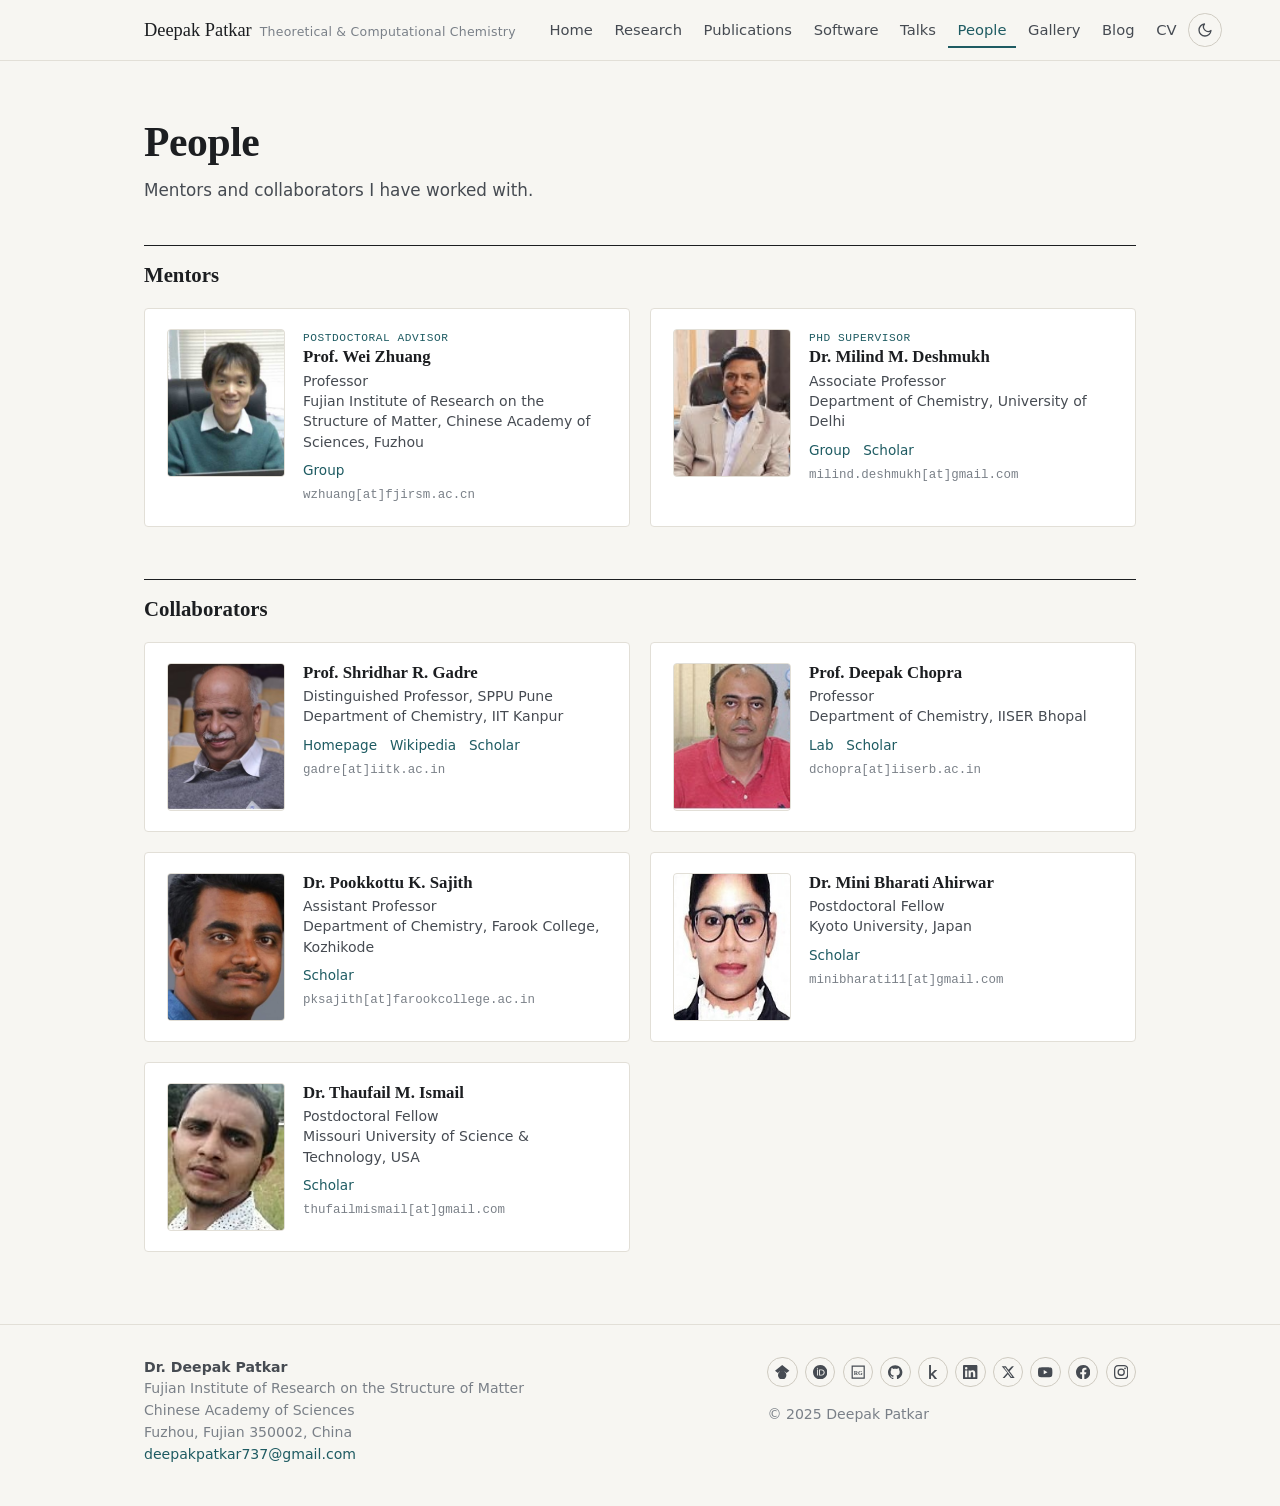
<file: people.html>
<!doctype html>
<html lang="en">
<head>
<meta charset="utf-8">
<meta name="viewport" content="width=device-width, initial-scale=1">
<title>People &middot; Deepak Patkar</title>
<meta name="description" content="Mentors and collaborators.">
<link rel="icon" href="assets/img/favicon.svg" type="image/svg+xml">
<link rel="stylesheet" href="assets/css/style.css">
<script>try{document.documentElement.dataset.theme=localStorage.getItem("theme")||(matchMedia("(prefers-color-scheme: dark)").matches?"dark":"light")}catch(e){}</script>
</head>
<body data-page="people">
<a class="skip" href="#main">Skip to content</a>
<header class="site-header"></header>
<main id="main" class="wrap"><noscript>This site needs JavaScript. The <a href="DP_CV.pdf">CV (PDF)</a> has the same information.</noscript></main>
<footer class="site-footer"></footer>
<script src="data/config.js"></script>
<script src="data/profile.js"></script>
<script src="data/publications.js"></script>
<script src="data/news.js"></script>
<script src="data/talks.js"></script>
<script src="data/people.js"></script>
<script src="data/software.js"></script>
<script src="data/cv.js"></script>
<script src="data/later.js"></script>
<script src="data/gallery.js"></script>
<script src="data/blog.js"></script>
<script src="assets/js/site.js"></script>
</body>
</html>
</file>
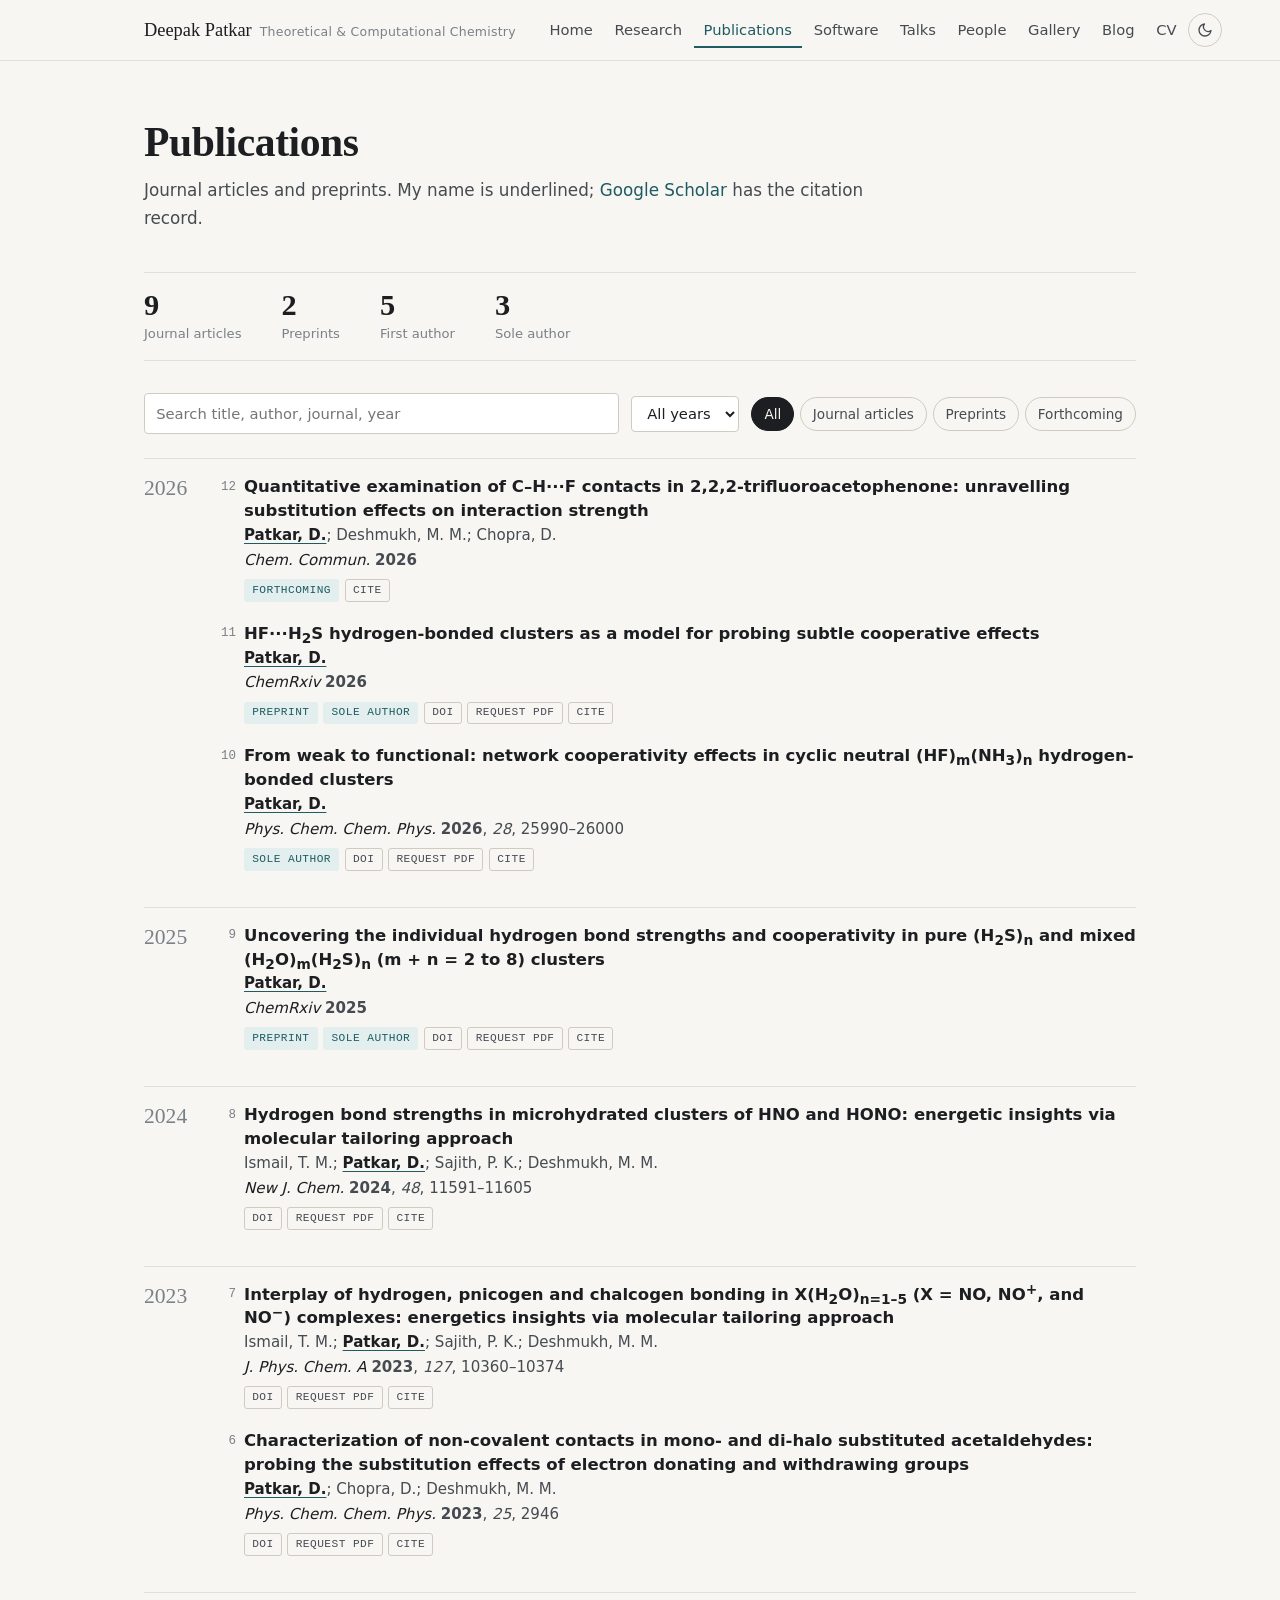
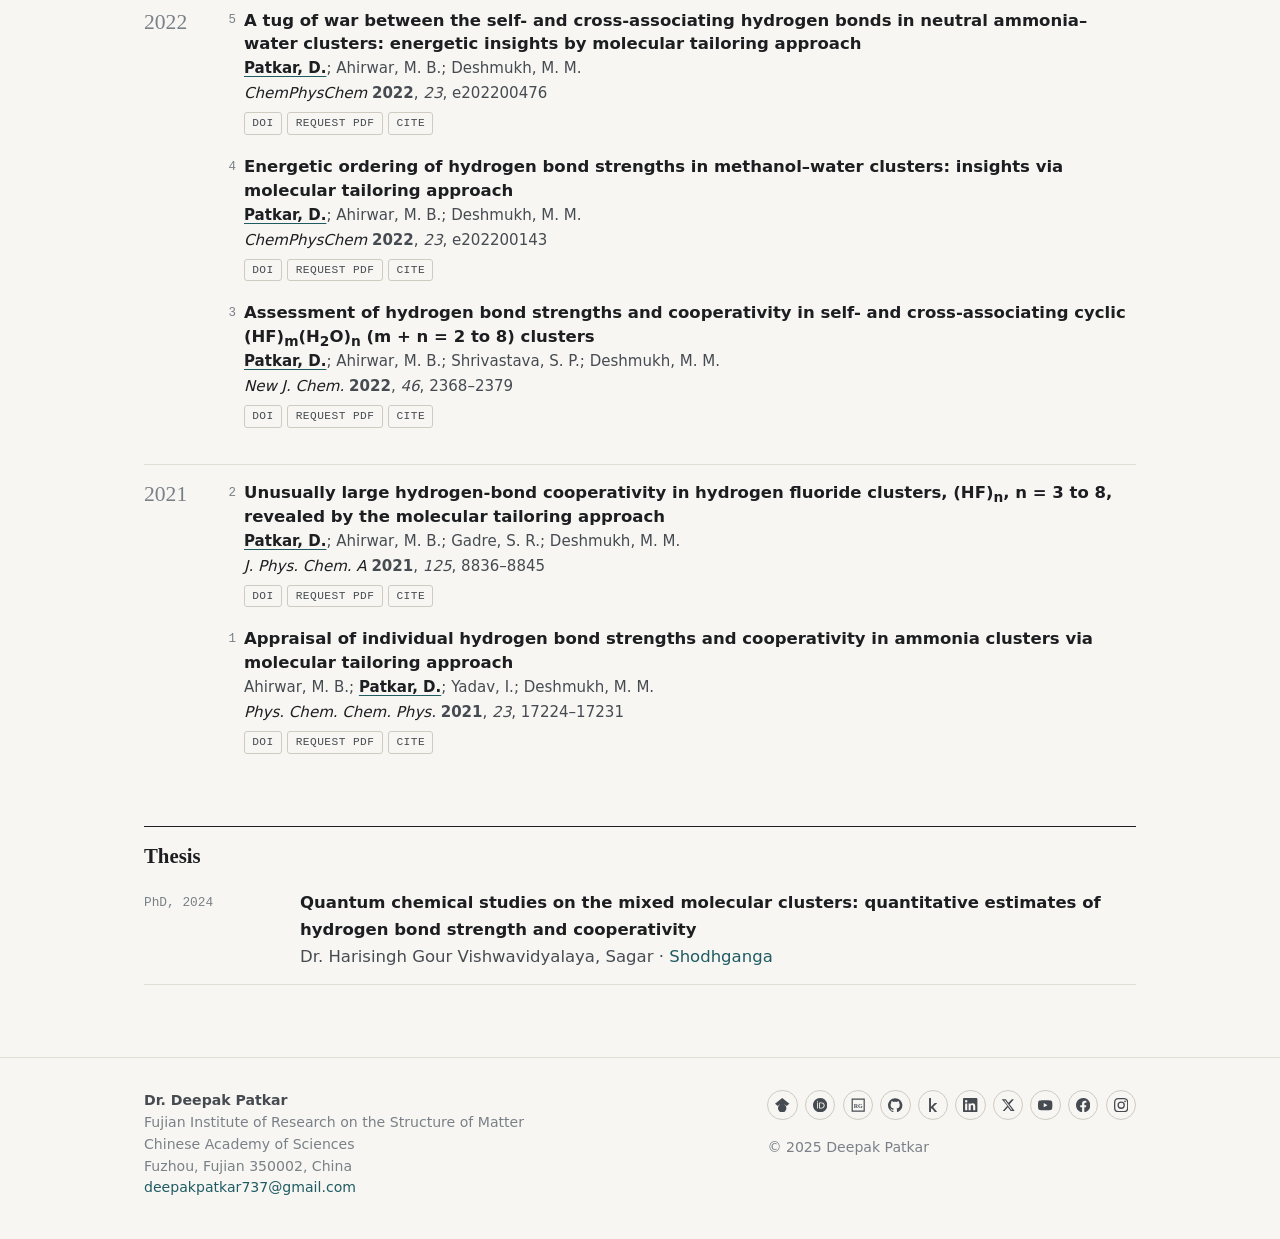
<file: publications.html>
<!doctype html>
<html lang="en">
<head>
<meta charset="utf-8">
<meta name="viewport" content="width=device-width, initial-scale=1">
<title>Publications &middot; Deepak Patkar</title>
<meta name="description" content="Journal articles and preprints by Deepak Patkar.">
<link rel="icon" href="assets/img/favicon.svg" type="image/svg+xml">
<link rel="stylesheet" href="assets/css/style.css">
<script>try{document.documentElement.dataset.theme=localStorage.getItem("theme")||(matchMedia("(prefers-color-scheme: dark)").matches?"dark":"light")}catch(e){}</script>
</head>
<body data-page="publications">
<a class="skip" href="#main">Skip to content</a>
<header class="site-header"></header>
<main id="main" class="wrap"><noscript>This site needs JavaScript. The <a href="DP_CV.pdf">CV (PDF)</a> has the same information.</noscript></main>
<footer class="site-footer"></footer>
<script src="data/config.js"></script>
<script src="data/profile.js"></script>
<script src="data/publications.js"></script>
<script src="data/news.js"></script>
<script src="data/talks.js"></script>
<script src="data/people.js"></script>
<script src="data/software.js"></script>
<script src="data/cv.js"></script>
<script src="data/later.js"></script>
<script src="data/gallery.js"></script>
<script src="data/blog.js"></script>
<script src="assets/js/site.js"></script>
</body>
</html>
</file>
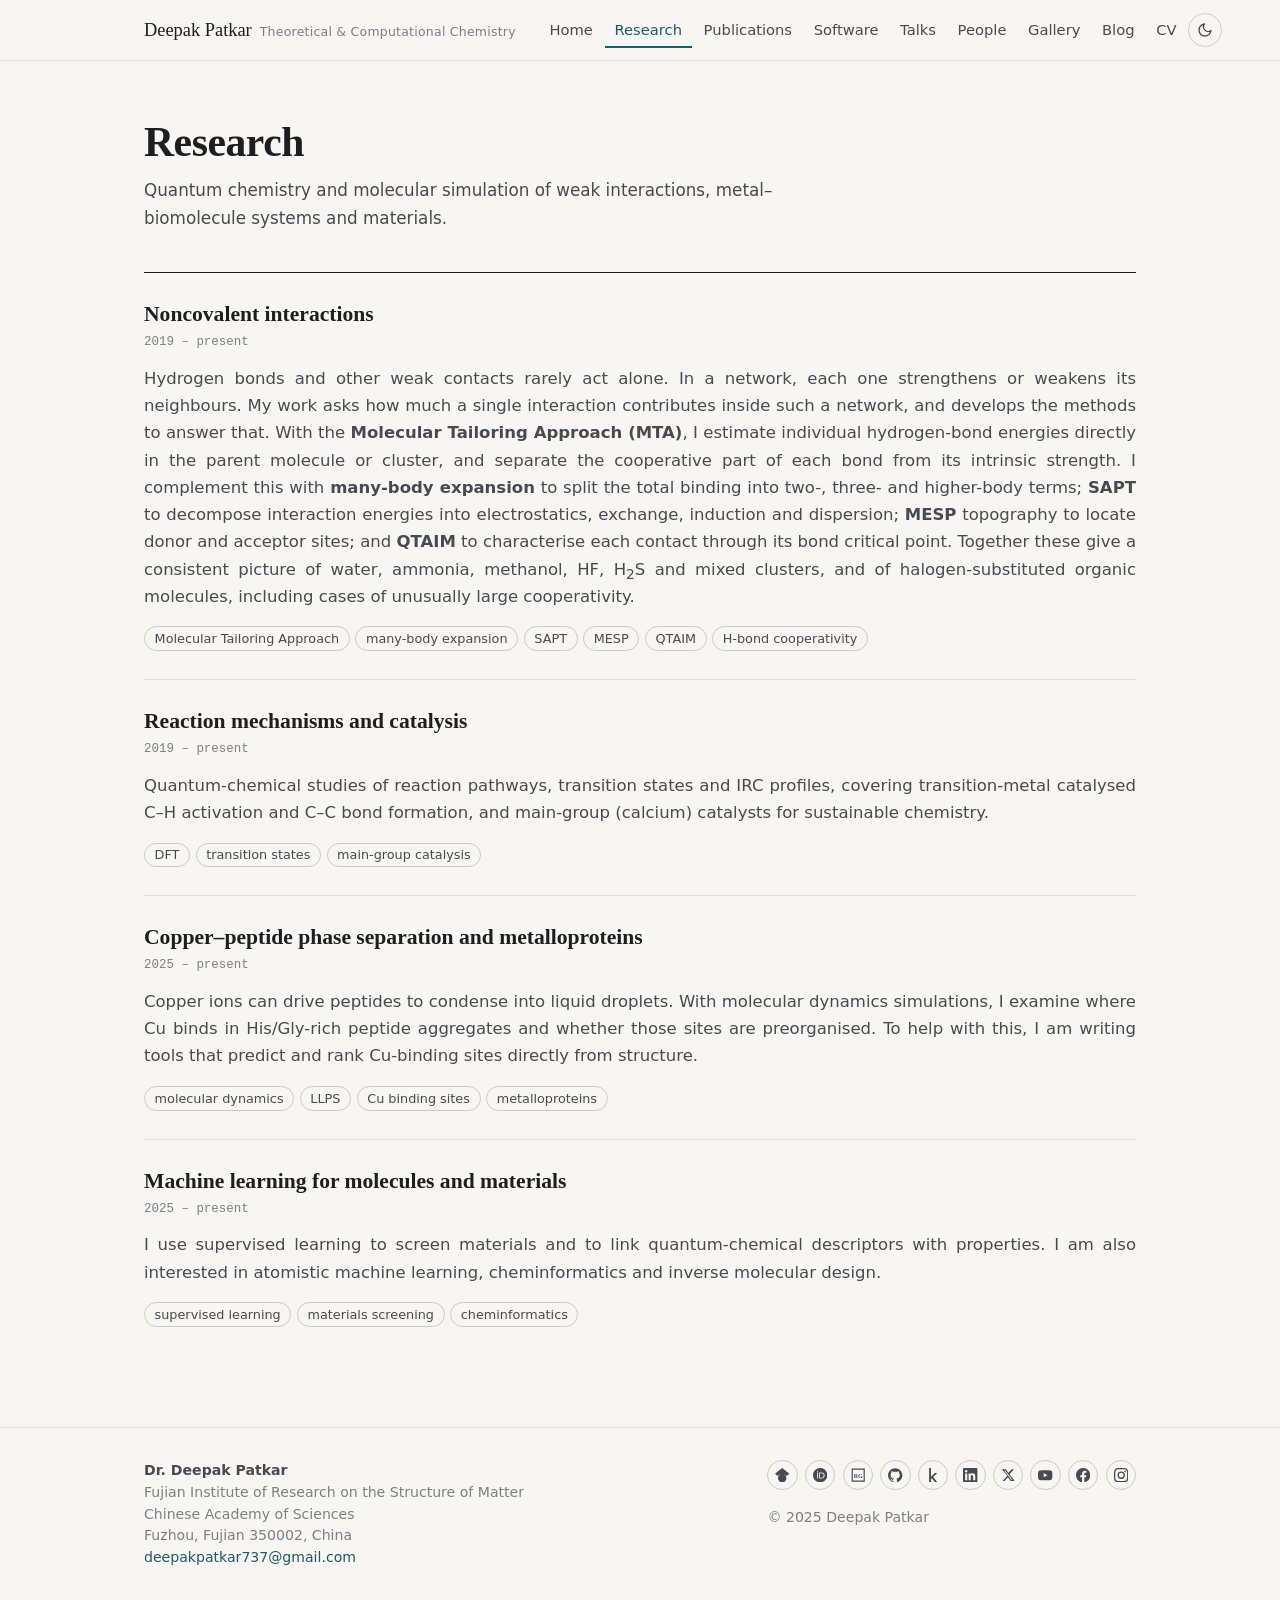
<file: research.html>
<!doctype html>
<html lang="en">
<head>
<meta charset="utf-8">
<meta name="viewport" content="width=device-width, initial-scale=1">
<title>Research &middot; Deepak Patkar</title>
<meta name="description" content="Research themes of Deepak Patkar.">
<link rel="icon" href="assets/img/favicon.svg" type="image/svg+xml">
<link rel="stylesheet" href="assets/css/style.css">
<script>try{document.documentElement.dataset.theme=localStorage.getItem("theme")||(matchMedia("(prefers-color-scheme: dark)").matches?"dark":"light")}catch(e){}</script>
</head>
<body data-page="research">
<a class="skip" href="#main">Skip to content</a>
<header class="site-header"></header>
<main id="main" class="wrap"><noscript>This site needs JavaScript. The <a href="DP_CV.pdf">CV (PDF)</a> has the same information.</noscript></main>
<footer class="site-footer"></footer>
<script src="data/config.js"></script>
<script src="data/profile.js"></script>
<script src="data/publications.js"></script>
<script src="data/news.js"></script>
<script src="data/talks.js"></script>
<script src="data/people.js"></script>
<script src="data/software.js"></script>
<script src="data/cv.js"></script>
<script src="data/later.js"></script>
<script src="data/gallery.js"></script>
<script src="data/blog.js"></script>
<script src="assets/js/site.js"></script>
</body>
</html>
</file>
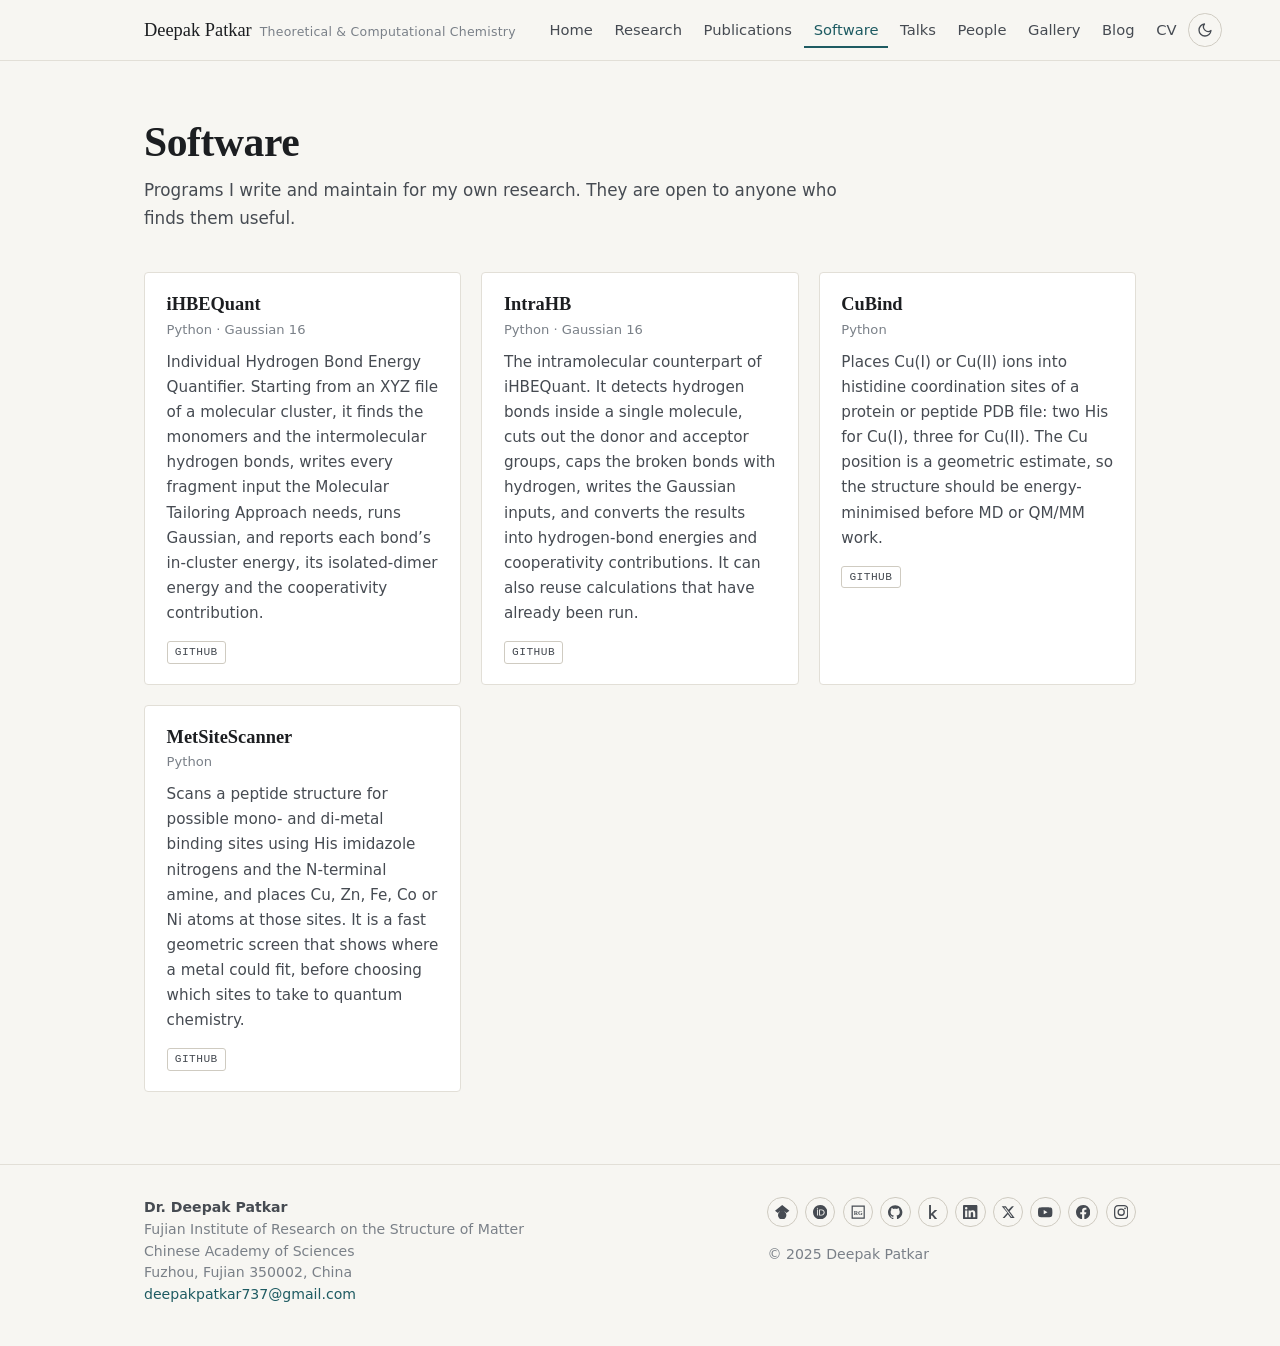
<file: software.html>
<!doctype html>
<html lang="en">
<head>
<meta charset="utf-8">
<meta name="viewport" content="width=device-width, initial-scale=1">
<title>Software &middot; Deepak Patkar</title>
<meta name="description" content="Research software by Deepak Patkar.">
<link rel="icon" href="assets/img/favicon.svg" type="image/svg+xml">
<link rel="stylesheet" href="assets/css/style.css">
<script>try{document.documentElement.dataset.theme=localStorage.getItem("theme")||(matchMedia("(prefers-color-scheme: dark)").matches?"dark":"light")}catch(e){}</script>
</head>
<body data-page="software">
<a class="skip" href="#main">Skip to content</a>
<header class="site-header"></header>
<main id="main" class="wrap"><noscript>This site needs JavaScript. The <a href="DP_CV.pdf">CV (PDF)</a> has the same information.</noscript></main>
<footer class="site-footer"></footer>
<script src="data/config.js"></script>
<script src="data/profile.js"></script>
<script src="data/publications.js"></script>
<script src="data/news.js"></script>
<script src="data/talks.js"></script>
<script src="data/people.js"></script>
<script src="data/software.js"></script>
<script src="data/cv.js"></script>
<script src="data/later.js"></script>
<script src="data/gallery.js"></script>
<script src="data/blog.js"></script>
<script src="assets/js/site.js"></script>
</body>
</html>
</file>
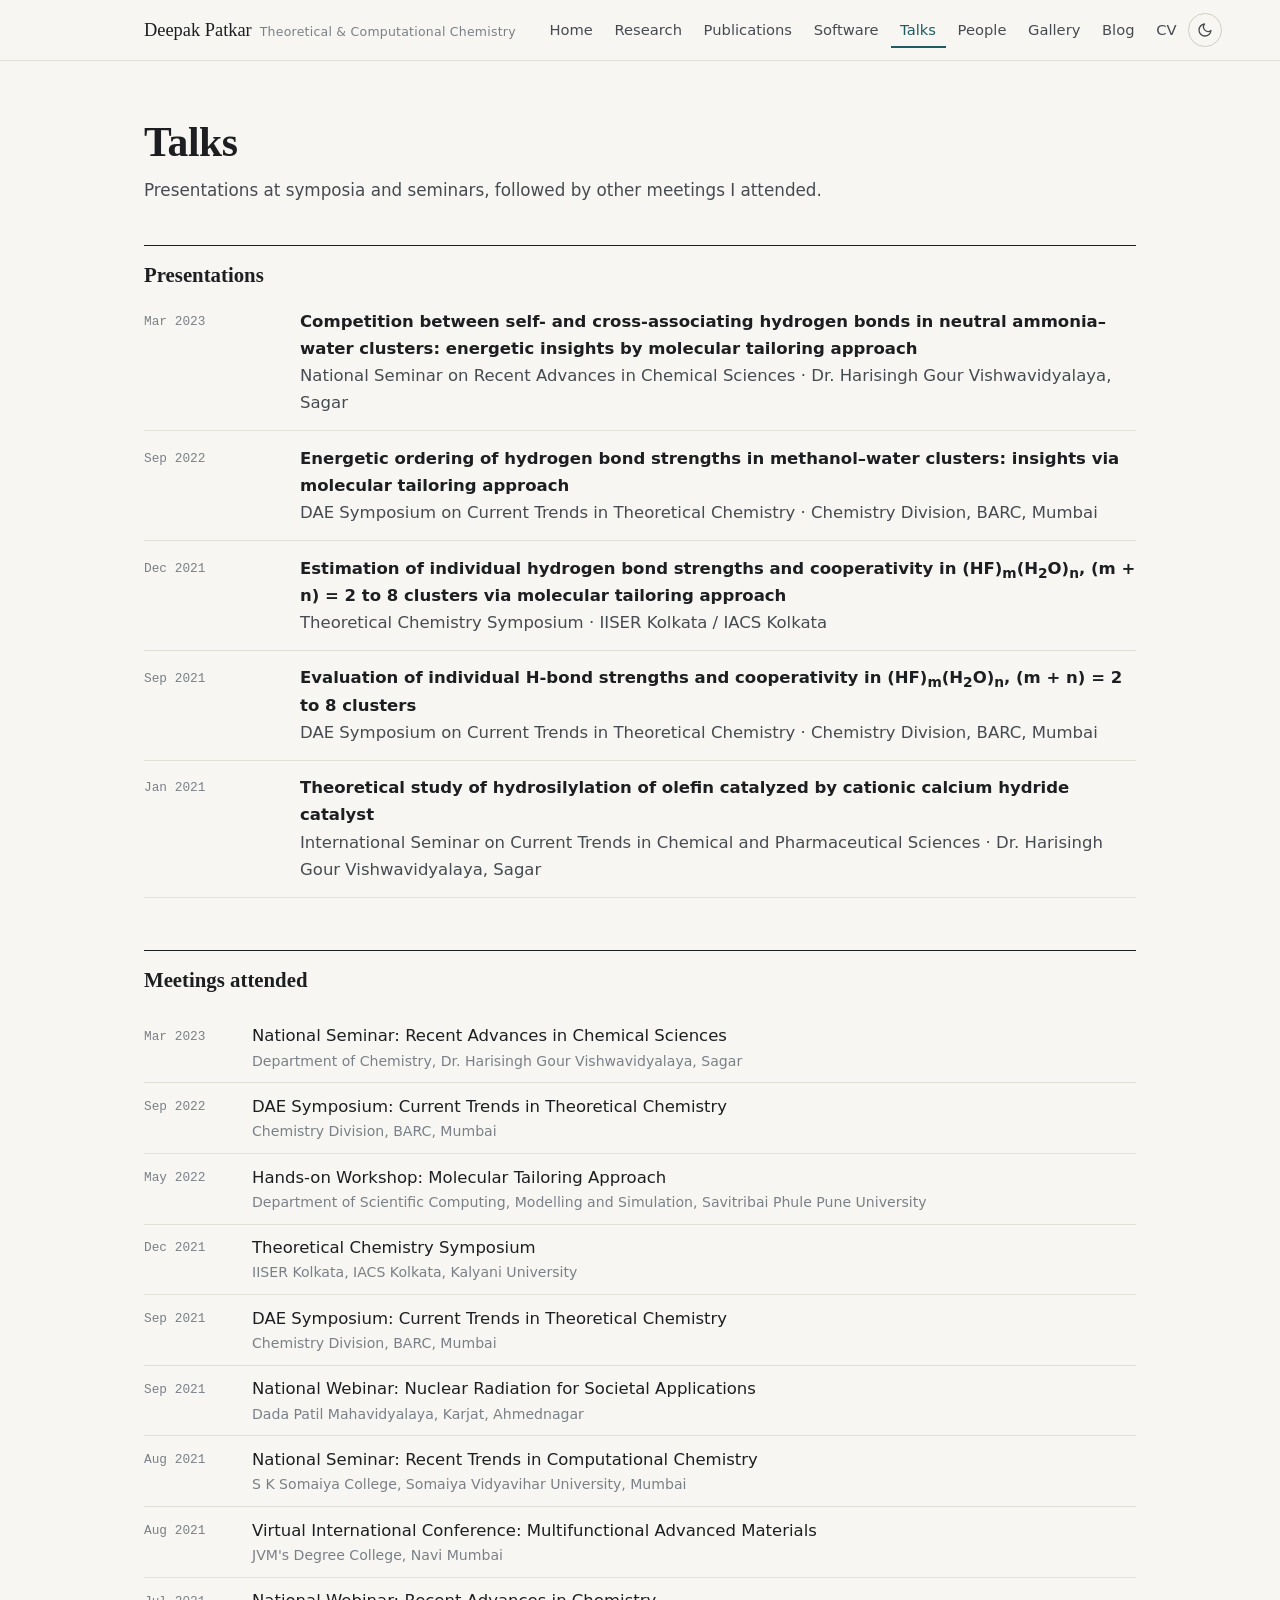
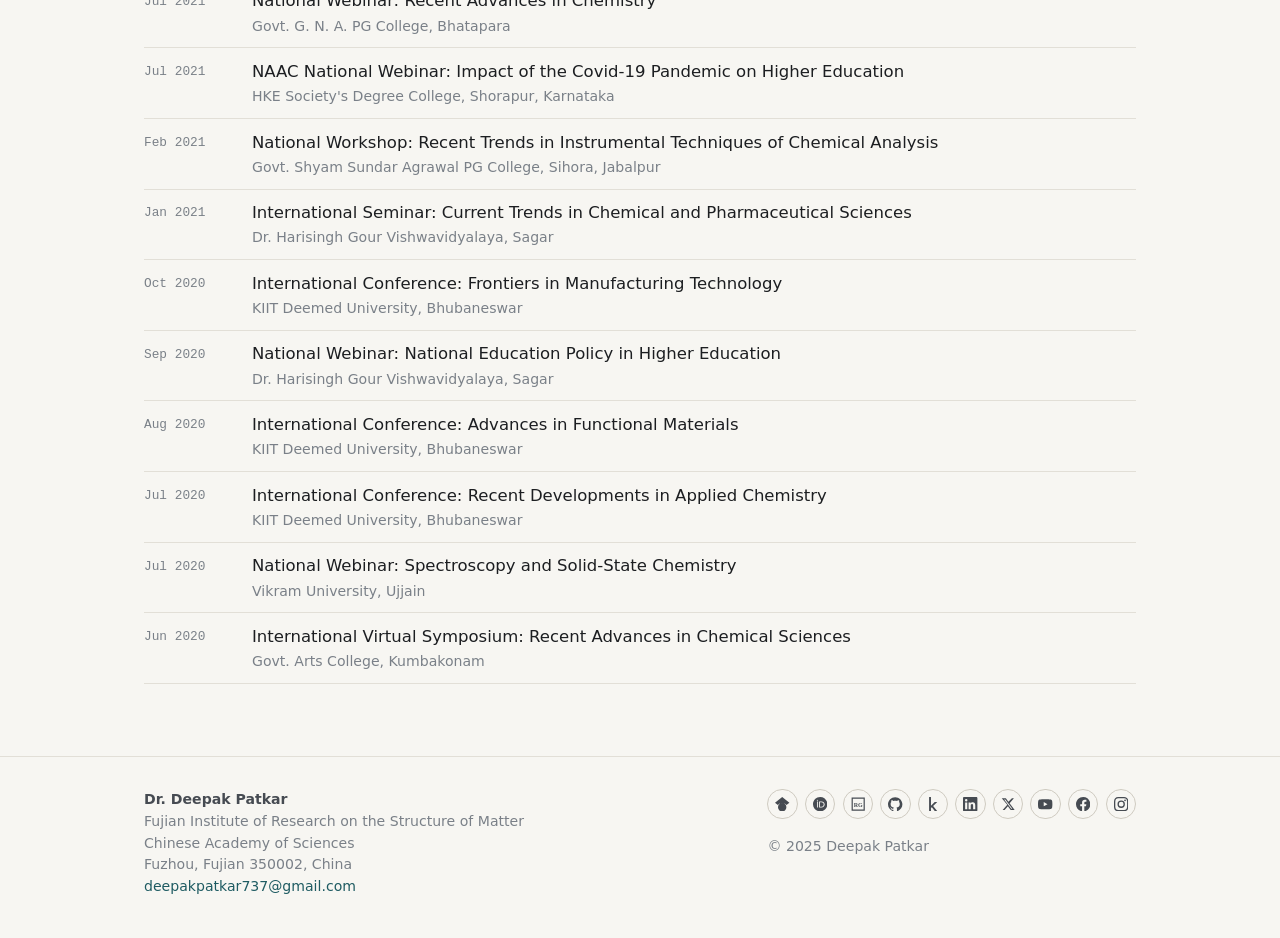
<file: talks.html>
<!doctype html>
<html lang="en">
<head>
<meta charset="utf-8">
<meta name="viewport" content="width=device-width, initial-scale=1">
<title>Talks &middot; Deepak Patkar</title>
<meta name="description" content="Talks and meetings.">
<link rel="icon" href="assets/img/favicon.svg" type="image/svg+xml">
<link rel="stylesheet" href="assets/css/style.css">
<script>try{document.documentElement.dataset.theme=localStorage.getItem("theme")||(matchMedia("(prefers-color-scheme: dark)").matches?"dark":"light")}catch(e){}</script>
</head>
<body data-page="talks">
<a class="skip" href="#main">Skip to content</a>
<header class="site-header"></header>
<main id="main" class="wrap"><noscript>This site needs JavaScript. The <a href="DP_CV.pdf">CV (PDF)</a> has the same information.</noscript></main>
<footer class="site-footer"></footer>
<script src="data/config.js"></script>
<script src="data/profile.js"></script>
<script src="data/publications.js"></script>
<script src="data/news.js"></script>
<script src="data/talks.js"></script>
<script src="data/people.js"></script>
<script src="data/software.js"></script>
<script src="data/cv.js"></script>
<script src="data/later.js"></script>
<script src="data/gallery.js"></script>
<script src="data/blog.js"></script>
<script src="assets/js/site.js"></script>
</body>
</html>
</file>
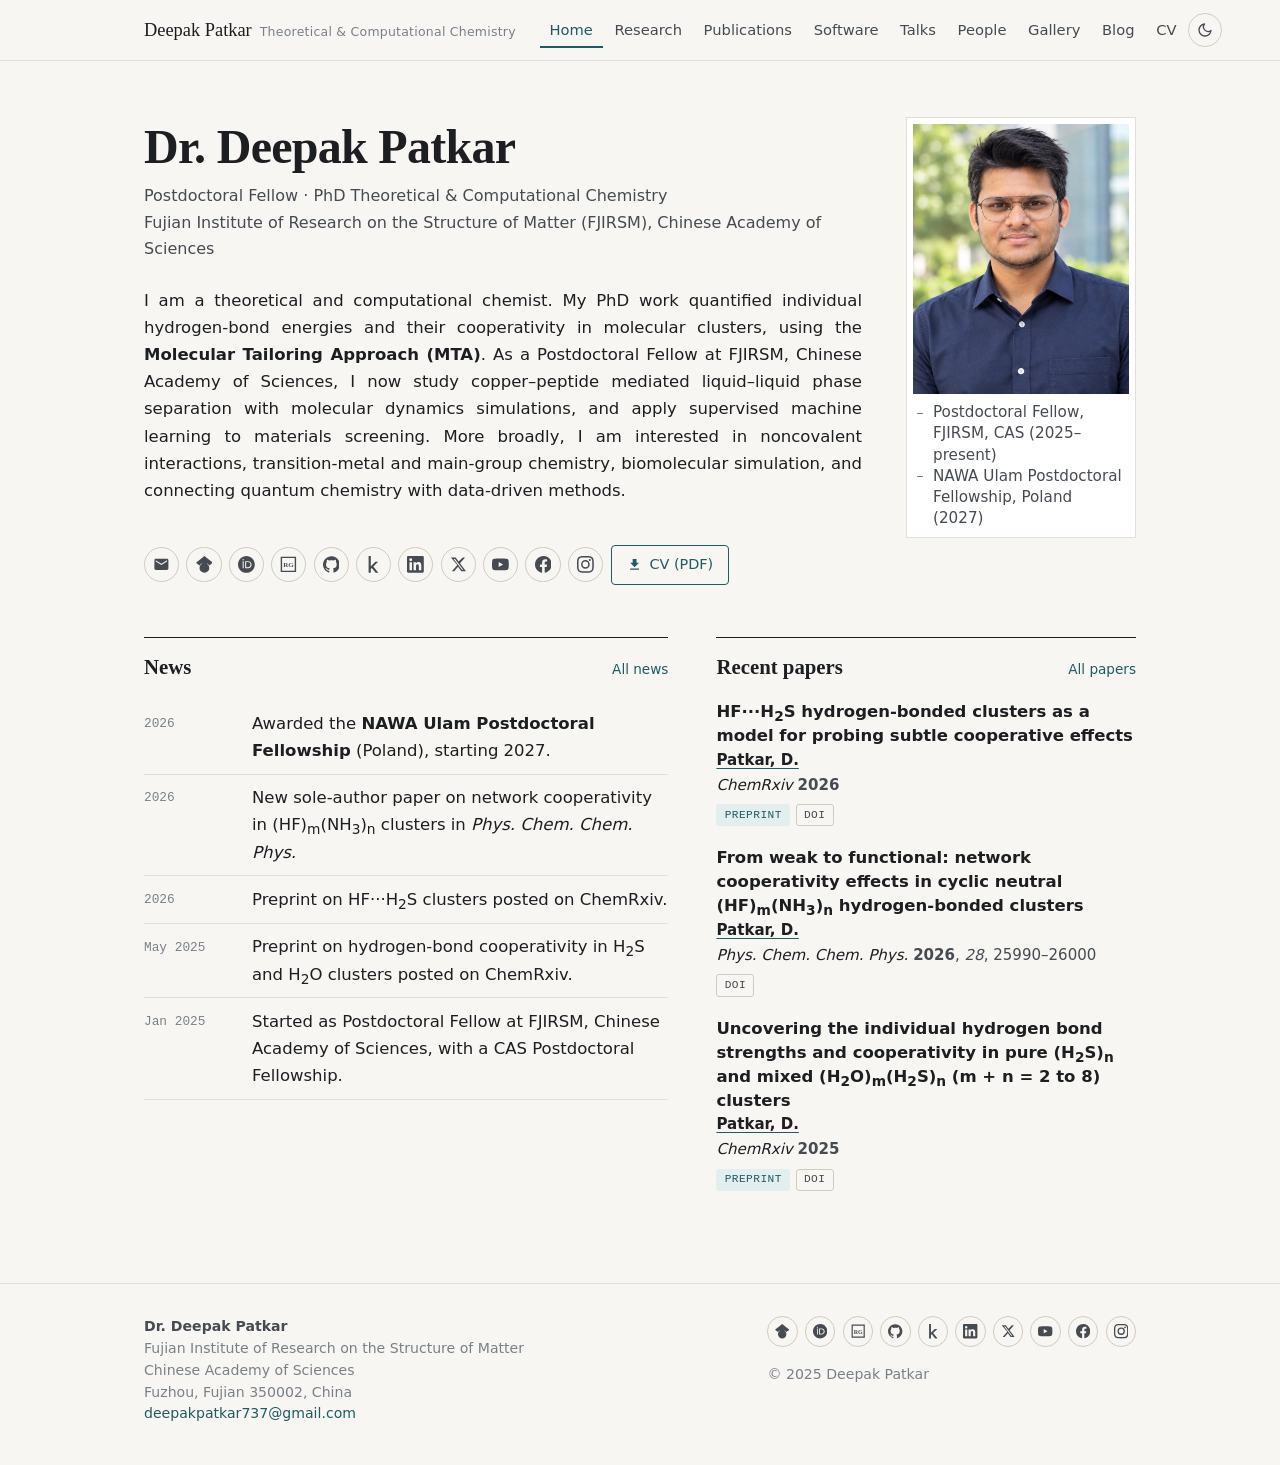
<file: teaching.html>
<!doctype html>
<html lang="en">
<head>
<meta charset="utf-8">
<meta name="viewport" content="width=device-width, initial-scale=1">
<title>Teaching &middot; Deepak Patkar</title>
<meta name="description" content="Teaching.">
<link rel="icon" href="assets/img/favicon.svg" type="image/svg+xml">
<link rel="stylesheet" href="assets/css/style.css">
<script>try{document.documentElement.dataset.theme=localStorage.getItem("theme")||(matchMedia("(prefers-color-scheme: dark)").matches?"dark":"light")}catch(e){}</script>
</head>
<body data-page="teaching">
<a class="skip" href="#main">Skip to content</a>
<header class="site-header"></header>
<main id="main" class="wrap"><noscript>This site needs JavaScript. The <a href="DP_CV.pdf">CV (PDF)</a> has the same information.</noscript></main>
<footer class="site-footer"></footer>
<script src="data/config.js"></script>
<script src="data/profile.js"></script>
<script src="data/publications.js"></script>
<script src="data/news.js"></script>
<script src="data/talks.js"></script>
<script src="data/people.js"></script>
<script src="data/software.js"></script>
<script src="data/cv.js"></script>
<script src="data/later.js"></script>
<script src="data/gallery.js"></script>
<script src="data/blog.js"></script>
<script src="assets/js/site.js"></script>
</body>
</html>
</file>
<file: assets/css/style.css>
/* ==========================================================================
   Deepak Patkar - site styles
   Colours and fonts are set once in :root below. Change them there.
   No external fonts: system fonts load fast everywhere, including China.
   ========================================================================== */

:root {
  --bg:        #f7f6f2;
  --surface:   #ffffff;
  --ink:       #1c1e21;
  --ink-2:     #464b52;
  --ink-3:     #7a8088;
  --rule:      #e2dfd7;
  --rule-2:    #cfcbc1;
  --accent:    #1e5b62;
  --accent-2:  #2c7a83;
  --accent-bg: #e3eeee;
  --mark:      #fff3c4;

  --serif: "Iowan Old Style", "Palatino Linotype", Palatino, "Book Antiqua", Georgia, "Noto Serif", serif;
  --sans:  system-ui, -apple-system, "Segoe UI", Roboto, "Helvetica Neue", Arial, "PingFang SC", "Microsoft YaHei", sans-serif;
  --mono:  ui-monospace, "Cascadia Mono", "SF Mono", Menlo, Consolas, monospace;

  --wide: 1040px;
  --text: 720px;
  --radius: 4px;
}

[data-theme="dark"] {
  --bg:        #131518;
  --surface:   #1a1d21;
  --ink:       #e7e5e0;
  --ink-2:     #b6bac0;
  --ink-3:     #8a9098;
  --rule:      #2a2e34;
  --rule-2:    #3a3f46;
  --accent:    #7cc1c8;
  --accent-2:  #9ad3d9;
  --accent-bg: #1d3033;
  --mark:      #4a4020;
}

*, *::before, *::after { box-sizing: border-box; }
html { -webkit-text-size-adjust: 100%; scroll-padding-top: 5rem; }
body {
  margin: 0;
  background: var(--bg);
  color: var(--ink);
  font: 16.5px/1.65 var(--sans);
  text-rendering: optimizeLegibility;
}
img { max-width: 100%; height: auto; display: block; }
a { color: var(--accent); text-decoration: none; }
a:hover { text-decoration: underline; text-underline-offset: 3px; }
:focus-visible { outline: 2px solid var(--accent); outline-offset: 2px; }
sub, sup { line-height: 0; }
h1, h2, h3 { font-family: var(--serif); font-weight: 600; line-height: 1.25; color: var(--ink); }
p { margin: 0 0 1em; }

.wrap { max-width: var(--wide); margin: 0 auto; padding: 0 1.5rem; }
.skip { position: absolute; left: -999px; }
.skip:focus { left: 1rem; top: 1rem; background: var(--surface); padding: .5rem 1rem; z-index: 10; }

/* ---------- header ---------- */
.site-header {
  position: sticky; top: 0; z-index: 5;
  background: color-mix(in srgb, var(--bg) 92%, transparent);
  backdrop-filter: saturate(1.2) blur(6px);
  border-bottom: 1px solid var(--rule);
}
.site-header .wrap { display: flex; align-items: center; gap: 1.5rem; height: 3.75rem; }
.brand { font-family: var(--serif); font-size: 1.15rem; color: var(--ink); white-space: nowrap; }
.brand:hover { text-decoration: none; }
.brand small { font-family: var(--sans); font-size: .78rem; color: var(--ink-3); margin-left: .5rem; letter-spacing: .02em; }
.nav { margin-left: auto; display: flex; gap: .15rem; align-items: center; }
.nav a { color: var(--ink-2); font-size: .92rem; padding: .35rem .6rem; border-radius: var(--radius); }
.nav a:hover { color: var(--ink); background: var(--rule); text-decoration: none; }
.nav a[aria-current="page"] { color: var(--accent); box-shadow: inset 0 -2px 0 var(--accent); border-radius: 0; }
.icon-btn {
  display: inline-grid; place-items: center; width: 2.1rem; height: 2.1rem;
  border: 1px solid var(--rule-2); border-radius: 50%; background: transparent; color: var(--ink-2); cursor: pointer;
}
.icon-btn:hover { color: var(--ink); border-color: var(--ink-3); }
.icon-btn svg { width: 1rem; height: 1rem; }
.menu-btn { display: none; margin-left: auto; font: inherit; font-size: .9rem; background: none; border: 1px solid var(--rule-2); border-radius: var(--radius); padding: .3rem .7rem; color: var(--ink); cursor: pointer; }

@media (max-width: 860px) {
  .menu-btn { display: block; }
  .nav { display: none; position: absolute; top: 3.75rem; left: 0; right: 0; flex-direction: column; align-items: stretch;
         background: var(--bg); border-bottom: 1px solid var(--rule); padding: .5rem 1.5rem 1rem; }
  .nav.open { display: flex; }
  .nav a { padding: .6rem 0; border-bottom: 1px solid var(--rule); border-radius: 0; }
  .nav a[aria-current="page"] { box-shadow: none; }
  .nav .icon-btn { margin-top: .75rem; }
}

/* ---------- page heading ---------- */
main.wrap { padding-top: 3.5rem; padding-bottom: 4.5rem; min-height: 60vh; }
[hidden] { display: none !important; }
.page-head { margin-bottom: 2.5rem; max-width: var(--text); }
.page-head h1 { font-size: clamp(2rem, 4vw, 2.6rem); margin: 0 0 .5rem; letter-spacing: -.01em; }
.page-head p { color: var(--ink-2); margin: 0; font-size: 1.05rem; }

.section { margin-top: 3.25rem; }
.section > h2 {
  font-size: 1.3rem; margin: 0 0 1.25rem; padding-top: 1rem;
  border-top: 1px solid var(--ink); display: flex; align-items: baseline; gap: 1rem;
}
.section > h2 .more { margin-left: auto; font-family: var(--sans); font-size: .85rem; font-weight: 400; }
.muted { color: var(--ink-3); }
.small { font-size: .88rem; }

/* ---------- home ---------- */
.intro { display: grid; grid-template-columns: minmax(0, 1fr) 230px; gap: 2.75rem; align-items: start; }
.intro h1 { font-size: clamp(2.2rem, 5vw, 3rem); margin: 0; letter-spacing: -.015em; }
.intro .role { margin: .4rem 0 1.5rem; color: var(--ink-2); font-size: 1rem; }
.intro .role a { color: inherit; border-bottom: 1px solid var(--rule-2); }
.intro .role a:hover { text-decoration: none; border-color: var(--accent); }
.intro .about p { max-width: none; text-align: justify; hyphens: auto; -webkit-hyphens: auto; }
.portrait { margin: 0; border: 1px solid var(--rule); background: var(--surface); padding: 6px; }
.portrait img { aspect-ratio: 4 / 5; object-fit: cover; width: 100%; }
.portrait figcaption { font-size: .8rem; color: var(--ink-3); padding: .5rem .25rem .1rem; line-height: 1.4; }
@media (max-width: 760px) {
  .intro { grid-template-columns: 1fr; gap: 1.5rem; }
  .intro .portrait { max-width: 200px; order: -1; }
}

.links { display: flex; flex-wrap: wrap; gap: .45rem; margin: 1.5rem 0 0; padding: 0; list-style: none; align-items: center; }
.links a { display: inline-grid; place-items: center; width: 2.2rem; height: 2.2rem; border: 1px solid var(--rule-2); border-radius: 50%; color: var(--ink-2); }
.links a:hover { color: var(--accent); border-color: var(--accent); text-decoration: none; }
.links svg { width: 1.05rem; height: 1.05rem; fill: currentColor; }
.btn {
  display: inline-flex; align-items: center; gap: .45rem; font-size: .9rem; padding: .45rem .95rem;
  border: 1px solid var(--accent); color: var(--accent); border-radius: var(--radius); background: transparent;
}
.btn:hover { background: var(--accent); color: var(--bg); text-decoration: none; }
.btn svg { width: .95rem; height: .95rem; fill: currentColor; }
.links .btn { margin-left: .4rem; }

.notice { border-left: 3px solid var(--accent); background: var(--accent-bg); padding: .8rem 1rem; margin: 2rem 0 0; }
.notice p { margin: 0; }

.two-col { display: grid; grid-template-columns: minmax(0, 1.25fr) minmax(0, 1fr); gap: 3rem; }
@media (max-width: 860px) { .two-col { grid-template-columns: 1fr; gap: 0; } }

.currently { list-style: none; padding: 0; margin: 1.25rem 0 0; font-size: .95rem; color: var(--ink-2); }
.currently li { padding-left: 1rem; position: relative; }
.currently li::before { content: ""; position: absolute; left: 0; top: .7em; width: .4rem; height: 1px; background: var(--ink-3); }

/* ---------- dated rows (news, CV, talks) ---------- */
.rows { list-style: none; margin: 0; padding: 0; }
.rows > li { display: grid; grid-template-columns: 8.5rem minmax(0, 1fr); gap: 1.25rem; padding: .85rem 0; border-bottom: 1px solid var(--rule); }
.rows > li:first-child { padding-top: 0; }
.rows .when { font-family: var(--mono); font-size: .8rem; color: var(--ink-3); padding-top: .2rem; }
.rows .what { font-weight: 600; }
.rows .where { color: var(--ink-2); }
.rows .detail { color: var(--ink-2); font-size: .94rem; margin-top: .25rem; }
.rows.compact > li { grid-template-columns: 5.5rem minmax(0, 1fr); padding: .6rem 0; }
@media (max-width: 560px) {
  .rows > li, .rows.compact > li { grid-template-columns: 1fr; gap: .1rem; }
}

/* ---------- publications ---------- */
.stats { display: flex; flex-wrap: wrap; gap: 2.5rem; margin: 0 0 2rem; padding: 1rem 0; border-top: 1px solid var(--rule); border-bottom: 1px solid var(--rule); }
.stats div { display: flex; flex-direction: column; }
.stats b { font-family: var(--serif); font-size: 1.9rem; font-weight: 600; line-height: 1.1; }
.stats span { font-size: .82rem; color: var(--ink-3); }
.stats .note { margin-left: auto; align-self: end; font-size: .8rem; color: var(--ink-3); }

.controls { display: flex; flex-wrap: wrap; gap: .75rem; align-items: center; margin-bottom: 1.5rem; }
.controls input[type="search"], .controls select {
  font: inherit; font-size: .92rem; color: var(--ink); background: var(--surface);
  border: 1px solid var(--rule-2); border-radius: var(--radius); padding: .45rem .7rem;
}
.controls input[type="search"] { flex: 1 1 260px; }
.chips { display: flex; gap: .35rem; flex-wrap: wrap; }
.chip {
  font: inherit; font-size: .85rem; padding: .3rem .75rem; border-radius: 99px; cursor: pointer;
  border: 1px solid var(--rule-2); background: transparent; color: var(--ink-2);
}
.chip[aria-pressed="true"] { background: var(--ink); border-color: var(--ink); color: var(--bg); }

.year-group { display: grid; grid-template-columns: 5rem minmax(0, 1fr); gap: 1.25rem; border-top: 1px solid var(--rule); padding-top: 1rem; margin-top: 1rem; }
.year-group > h3 { font-size: 1.35rem; color: var(--ink-3); margin: 0; font-weight: 500; }
@media (max-width: 560px) { .year-group { grid-template-columns: 1fr; gap: .25rem; } }
.pubs { list-style: none; margin: 0; padding: 0; counter-reset: none; }
.pub { padding: 0 0 1.25rem; position: relative; }
.pub .n { position: absolute; left: -2.5rem; top: .1rem; font-family: var(--mono); font-size: .78rem; color: var(--ink-3); width: 2rem; text-align: right; }
@media (max-width: 1140px) { .pub .n { position: static; display: inline; margin-right: .4rem; } }
.pub .title { font-weight: 600; color: var(--ink); line-height: 1.45; }
.pub .authors { color: var(--ink-2); font-size: .94rem; }
.pub .authors .me { color: var(--ink); font-weight: 600; text-decoration: underline; text-decoration-color: var(--accent); text-underline-offset: 3px; }
.pub .venue { font-size: .94rem; color: var(--ink-2); }
.pub .venue em { color: var(--ink); }
.pub .actions { display: flex; flex-wrap: wrap; gap: .35rem; margin-top: .4rem; align-items: center; }
.tag {
  font-family: var(--mono); font-size: .7rem; letter-spacing: .04em; text-transform: uppercase;
  padding: .12rem .45rem; border: 1px solid var(--rule-2); border-radius: 3px; color: var(--ink-2); background: transparent;
  cursor: pointer; line-height: 1.5;
}
a.tag:hover, button.tag:hover { border-color: var(--accent); color: var(--accent); text-decoration: none; }
.tag.flag { border-color: transparent; background: var(--accent-bg); color: var(--accent); cursor: default; }
.bib { display: none; margin: .6rem 0 0; padding: .75rem; font: .78rem/1.5 var(--mono); background: var(--surface); border: 1px solid var(--rule); overflow-x: auto; white-space: pre; }
.bib.open { display: block; }
.empty { color: var(--ink-3); padding: 1rem 0; }

/* ---------- research ---------- */
.theme { display: grid; grid-template-columns: minmax(0, 1fr) 200px; gap: 2rem; padding: 1.75rem 0; border-top: 1px solid var(--rule); }
.theme:first-of-type { border-top: 1px solid var(--ink); }
.theme h2 { font-size: 1.35rem; margin: 0 0 .25rem; }
.theme .period { font-family: var(--mono); font-size: .78rem; color: var(--ink-3); margin-bottom: .75rem; }
.theme p { color: var(--ink-2); max-width: 64ch; }
.theme figure { margin: 0; border: 1px solid var(--rule); background: #fff; padding: 6px; align-self: start; }
.keywords { display: flex; flex-wrap: wrap; gap: .35rem; margin: .5rem 0 0; padding: 0; list-style: none; }
.keywords li { font-size: .8rem; color: var(--ink-2); border: 1px solid var(--rule-2); border-radius: 99px; padding: .05rem .6rem; }
.theme details { margin-top: 1rem; font-size: .92rem; }
.theme summary { cursor: pointer; color: var(--accent); }
.theme details ol { padding-left: 1.2rem; color: var(--ink-2); }
.theme details li { margin: .4rem 0; }
@media (max-width: 700px) { .theme { grid-template-columns: 1fr; } .theme figure { max-width: 220px; } }

/* ---------- cards (software, people) ---------- */
.grid { display: grid; grid-template-columns: repeat(auto-fill, minmax(290px, 1fr)); gap: 1.25rem; }
.card { background: var(--surface); border: 1px solid var(--rule); border-radius: var(--radius); padding: 1.25rem 1.35rem; }
.card h3 { margin: 0 0 .15rem; font-size: 1.15rem; }
.card .meta { font-size: .82rem; color: var(--ink-3); margin-bottom: .6rem; }
.card p { color: var(--ink-2); font-size: .95rem; }
.card .actions { display: flex; gap: .5rem; flex-wrap: wrap; }

.person { display: grid; grid-template-columns: 76px minmax(0, 1fr); gap: 1rem; align-items: start; }
.person img { width: 76px; height: 92px; object-fit: cover; border-radius: 3px; background: var(--rule); }
.person .ph { width: 76px; height: 92px; border-radius: 3px; background: var(--rule); display: grid; place-items: center; font-family: var(--serif); color: var(--ink-3); font-size: 1.4rem; }
.person h3 { font-size: 1.05rem; margin: 0; }
.person .role { font-family: var(--mono); font-size: .7rem; text-transform: uppercase; letter-spacing: .05em; color: var(--accent); }
.person .org { font-size: .88rem; color: var(--ink-2); line-height: 1.45; margin: .15rem 0 .45rem; }
.person .plinks { font-size: .85rem; display: flex; flex-wrap: wrap; gap: .2rem .8rem; }
.person .mail { font-size: .78rem; color: var(--ink-3); font-family: var(--mono); overflow-wrap: anywhere; margin-top: .2rem; }

.gallery { display: grid; grid-template-columns: repeat(auto-fill, minmax(220px, 1fr)); gap: 1rem; }
.gallery figure { margin: 0; }
.gallery img { width: 100%; aspect-ratio: 4/3; object-fit: cover; border: 1px solid var(--rule); background: #fff; }
.gallery figcaption { font-size: .85rem; color: var(--ink-3); margin-top: .35rem; }

/* ---------- blog ---------- */
.blog-layout { display: grid; grid-template-columns: minmax(0, 1fr) 250px; gap: 3.5rem; align-items: start; }
.blog-main { min-width: 0; }
.post { padding: 0 0 3rem; margin-bottom: 3rem; border-bottom: 1px solid var(--rule); }
.post:last-child { border-bottom: 0; }
.post .meta { font-family: var(--mono); font-size: .78rem; color: var(--ink-3); margin-bottom: .5rem; text-transform: uppercase; letter-spacing: .04em; }
.post h2 { margin: 0 0 1rem; font-size: clamp(1.6rem, 3vw, 2rem); letter-spacing: -.01em; }
.post h3 { font-size: 1.25rem; margin: 2.2rem 0 .7rem; scroll-margin-top: 5rem; }
.post p { text-align: justify; hyphens: auto; -webkit-hyphens: auto; }
.post .lede { font-family: var(--serif); font-size: 1.2rem; line-height: 1.55; color: var(--ink-2); text-align: left; }
.post-fig { margin: 1.5rem 0 2rem; float: right; width: 240px; margin-left: 1.75rem; }
.post-fig img { width: 100%; border: 1px solid var(--rule); background: #fff; padding: 6px; }
.post-fig figcaption { font-size: .82rem; color: var(--ink-3); margin-top: .4rem; line-height: 1.45; }
.post ol.refs { clear: both; font-size: .86rem; color: var(--ink-2); padding-left: 1.3rem; }
.post ol.refs li { margin: .35rem 0; }
.toc { position: sticky; top: 5.5rem; max-height: calc(100vh - 7rem); overflow: auto; }
.toc-inner { border-left: 1px solid var(--rule-2); padding-left: 1.1rem; }
.toc-title { font-family: var(--mono); font-size: .72rem; text-transform: uppercase; letter-spacing: .08em; color: var(--ink-3); margin-bottom: .6rem; }
.toc ol { list-style: none; margin: 0; padding: 0; }
.toc ol ol { margin: .35rem 0 .9rem; display: none; }
.toc li.open > ol { display: block; }
.toc > .toc-inner > ol > li { margin-bottom: .55rem; }
.toc a { display: block; color: var(--ink-2); font-size: .88rem; line-height: 1.4; padding: .22rem 0; }
.toc a.toc-post { color: var(--ink); font-weight: 600; font-family: var(--serif); font-size: .98rem; }
.toc a:hover { color: var(--accent); text-decoration: none; }
.toc a.active { color: var(--accent); position: relative; }
.toc a.active::before { content: ""; position: absolute; left: -1.15rem; top: .2rem; bottom: .2rem; width: 2px; background: var(--accent); }
@media (max-width: 900px) {
  .blog-layout { grid-template-columns: 1fr; gap: 0; }
  .toc { position: static; order: -1; margin-bottom: 2rem; max-height: none; }
  .post-fig { float: none; width: 220px; margin-left: 0; }
}

/* ---------- footer ---------- */
.site-footer { border-top: 1px solid var(--rule); padding: 2rem 0 2.5rem; font-size: .88rem; color: var(--ink-3); }
.site-footer .wrap { display: flex; flex-wrap: wrap; gap: 1.5rem 3rem; justify-content: space-between; }
.site-footer address { font-style: normal; line-height: 1.55; }
.site-footer strong { color: var(--ink-2); font-weight: 600; }
.site-footer .links { margin: 0; }
.site-footer .links a { width: 1.9rem; height: 1.9rem; }
.site-footer .links svg { width: .9rem; height: .9rem; }

@media print {
  .site-header, .site-footer, .controls, .actions, .links { display: none !important; }
  body { background: #fff; font-size: 11pt; }
}

/* keep the menu on one line */
.nav a { white-space: nowrap; }
@media (max-width: 1180px) { .brand small { display: none; } }
.theme.no-img { grid-template-columns: 1fr; }
.theme.no-img p { max-width: none; text-align: justify; hyphens: auto; -webkit-hyphens: auto; }

/* people: larger portraits */
.people-grid { grid-template-columns: repeat(auto-fill, minmax(330px, 1fr)); }
.person { grid-template-columns: 118px minmax(0, 1fr); gap: 1.15rem; }
.person img, .person .ph { width: 118px; height: 148px; object-fit: cover; object-position: 50% 20%; border-radius: 4px; border: 1px solid var(--rule); }

/* gallery zoom */
.gallery a { display: block; overflow: hidden; }
.gallery img { transition: transform .25s ease; }
.gallery a:hover img { transform: scale(1.03); }
dialog.zoom { border: 0; padding: 0; margin: 0; width: 100vw; height: 100vh; max-width: none; max-height: none;
  background: rgba(10, 12, 14, .92); display: none; place-items: center; }
dialog.zoom[open] { display: grid; }
dialog.zoom::backdrop { background: transparent; }
dialog.zoom figure { margin: 0; text-align: center; }
dialog.zoom img { max-width: 88vw; max-height: 84vh; object-fit: contain; margin: 0 auto; box-shadow: 0 10px 40px rgba(0,0,0,.5); }
dialog.zoom figcaption { color: #e7e5e0; font-size: .95rem; margin-top: .75rem; min-height: 1.2em; }
.zbtn { position: fixed; border: 0; background: rgba(255,255,255,.12); color: #fff; cursor: pointer;
  width: 3rem; height: 3rem; border-radius: 50%; font-size: 2rem; line-height: 1; display: grid; place-items: center; }
.zbtn:hover { background: rgba(255,255,255,.25); }
.zclose { top: 1rem; right: 1rem; font-size: 1.7rem; }
.zprev { left: 1rem; top: 50%; transform: translateY(-50%); }
.znext { right: 1rem; top: 50%; transform: translateY(-50%); }
.zcount { position: fixed; top: 1.4rem; left: 1.25rem; color: #c9ccd0; font: .85rem var(--mono); }
@media (max-width: 600px) { .zprev, .znext { top: auto; bottom: 1rem; transform: none; } }

/* blog: equations and data tables */
.post p.eq { text-align: center; font-family: var(--serif); font-size: 1.08rem; margin: 1.1rem 0 1.3rem;
  padding: .7rem 1rem; background: var(--surface); border: 1px solid var(--rule); border-radius: var(--radius); overflow-x: auto; }
.post table.data { border-collapse: collapse; width: 100%; margin: 1rem 0 1.5rem; font-size: .9rem; }
.post table.data caption { caption-side: bottom; text-align: left; font-size: .8rem; color: var(--ink-3); padding-top: .4rem; }
.post table.data th, .post table.data td { padding: .45rem .6rem; border-bottom: 1px solid var(--rule); text-align: left; }
.post table.data thead th { border-bottom: 1.5px solid var(--ink-3); font-weight: 600; color: var(--ink); }
.post table.data td:not(:first-child) { font-variant-numeric: tabular-nums; }
@media (max-width: 600px) { .post table.data { display: block; overflow-x: auto; } }

/* blog: LaTeX equations (SVG) and schemes */
.post p.eq img { display: inline-block; max-width: 100%; height: auto; vertical-align: middle; }
.post p.eq { line-height: 0; padding: .9rem 1rem; }
[data-theme="dark"] .post p.eq img { filter: invert(1) hue-rotate(180deg); }
.post-scheme { margin: 1.5rem 0 1.75rem; }
.post-scheme img { width: 100%; max-width: 560px; margin: 0 auto; background: #fff; border: 1px solid var(--rule); padding: 8px; }
.post-scheme figcaption { font-size: .85rem; color: var(--ink-3); line-height: 1.5; max-width: 560px; margin: .5rem auto 0; }
</file>
